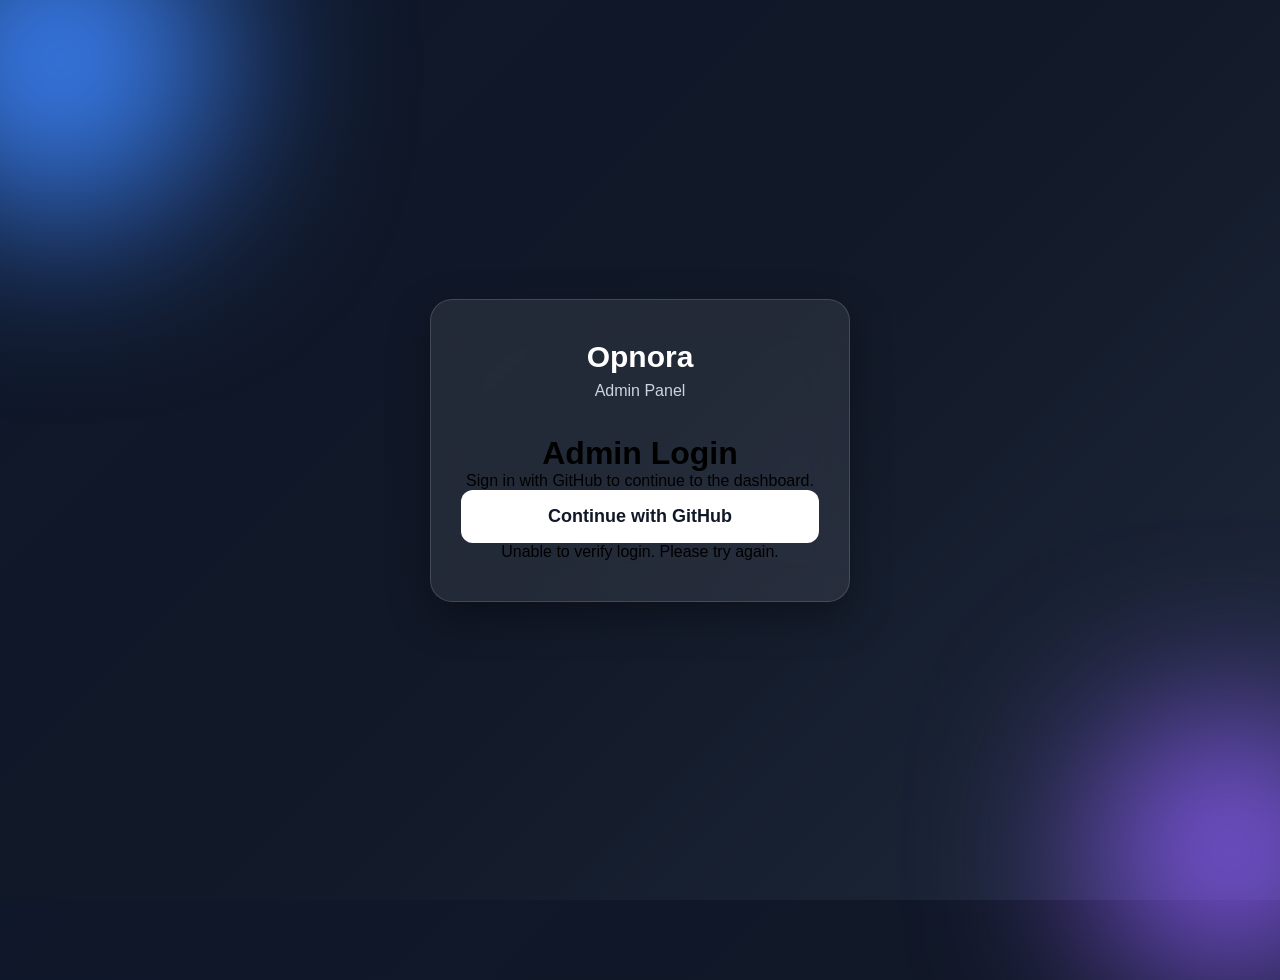
<file: admin/index.html>
<!DOCTYPE html>
<html lang="en">
<head>
  <meta charset="UTF-8" />
  <meta name="viewport" content="width=device-width, initial-scale=1.0" />
  <title>Opnora Admin Login</title>
  <link rel="stylesheet" href="./style.css" />
</head>
<body>
  <div class="login-container">
    <div class="login-card">
      <div class="logo">
        <h2>Opnora</h2>
        <p>Admin Panel</p>
      </div>
      <h1>Admin Login</h1>
      <p>Sign in with GitHub to continue to the dashboard.</p>
      <button id="githubLogin" type="button">Continue with GitHub</button>
      <p id="loginStatus" aria-live="polite"></p>
    </div>
  </div>

  <script src="./index.js"></script>
</body>
</html>
</file>
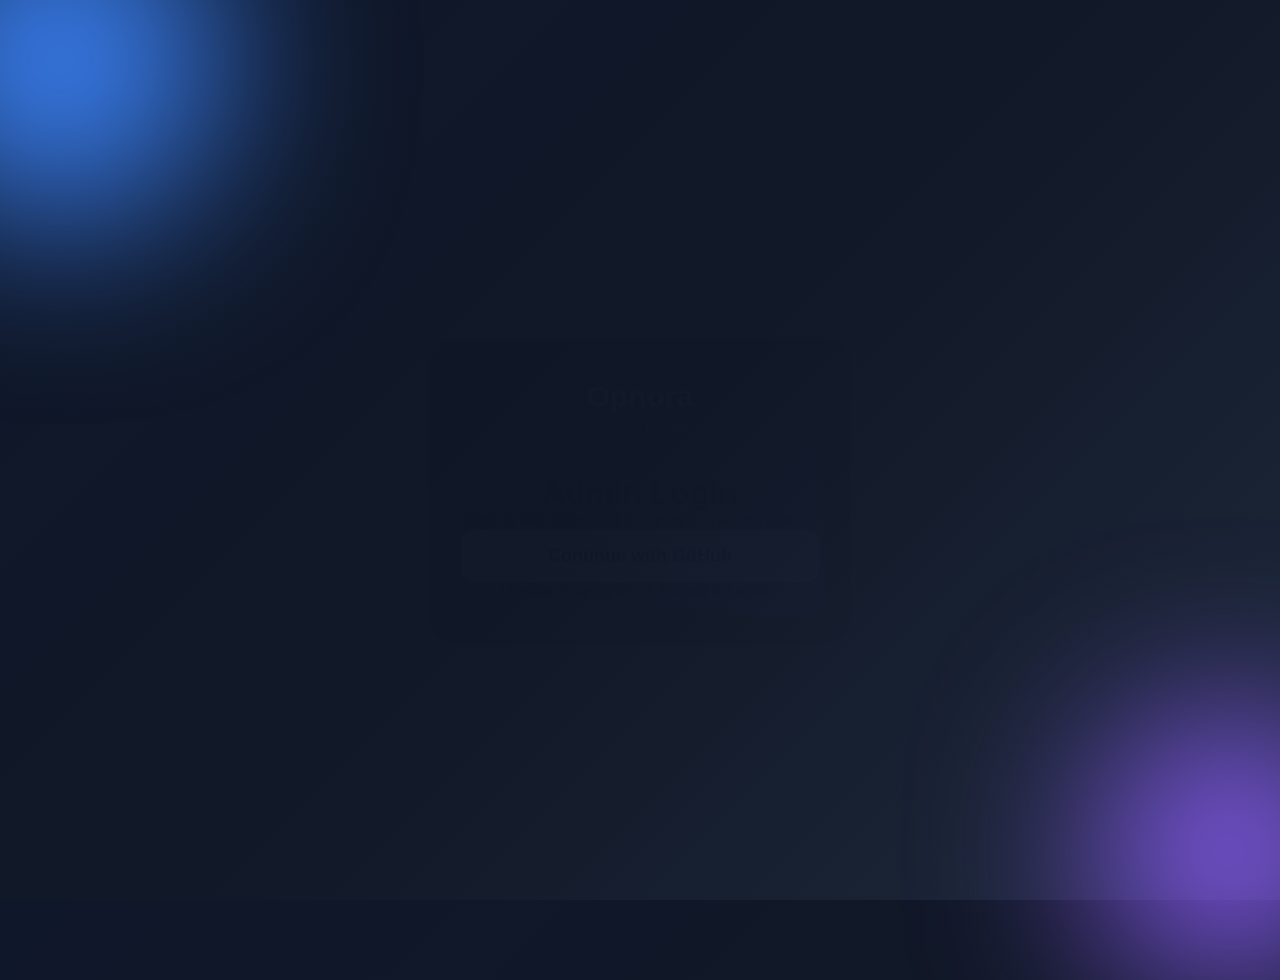
<file: admin/add-project.html>
<!DOCTYPE html>
<html lang="en">

<head>

<meta charset="UTF-8">
<meta name="viewport" content="width=device-width, initial-scale=1.0">

<title>Add Project | Opnora Admin</title>

<link href="https://fonts.googleapis.com/css2?family=Poppins:wght@300;400;500;600;700&display=swap" rel="stylesheet">

<link href="https://cdnjs.cloudflare.com/ajax/libs/font-awesome/6.7.2/css/all.min.css" rel="stylesheet">

<link rel="stylesheet" href="style.css">

</head>

<body>

<div class="dashboard">

<div class="sidebar">

<div class="logo">

<i class="fa-solid fa-layer-group"></i>

<h2>Opnora</h2>

<p>Admin Panel</p>

</div>

<ul>

<li onclick="location.href='dashboard.html'">
<i class="fa-solid fa-chart-line"></i>
Dashboard
</li>

<li onclick="location.href='projects.html'">
<i class="fa-solid fa-folder-open"></i>
Projects
</li>

<li class="active">
<i class="fa-solid fa-plus"></i>
Add Project
</li>

<li onclick="location.href='settings.html'">
<i class="fa-solid fa-gear"></i>
Settings
</li>

<li id="logoutBtn">
<i class="fa-solid fa-right-from-bracket"></i>
Logout
</li>

</ul>
  
</div>

<div class="main-content">

<h1>Add New Project</h1>

<form id="projectForm">

<div class="form-group">

<label>Project Name</label>

<input type="text" id="projectName" required placeholder="Enter Project Name">

</div>

<div class="form-group">

<label>Project Description</label>

<textarea id="projectDescription" rows="5" required placeholder="Enter Description"></textarea>

</div>

<div class="form-group">

<label>Project Link</label>

<input type="url" id="projectLink" required placeholder="https://">

</div>

<div class="form-group">

<label>Category</label>

<select id="projectCategory">

<option>Website</option>

<option>Android App</option>

<option>AI</option>

<option>Software</option>

</select>

</div>

<div class="form-group">

<label>Project Image</label>

<input type="file" id="projectImage" accept="image/*">

</div>

<button type="submit" class="save-btn">

<i class="fa-solid fa-floppy-disk"></i>

Save Project

</button>

</form>

</div>

</div>

<script src="add-project.js"></script>

</body>

</html>
</file>
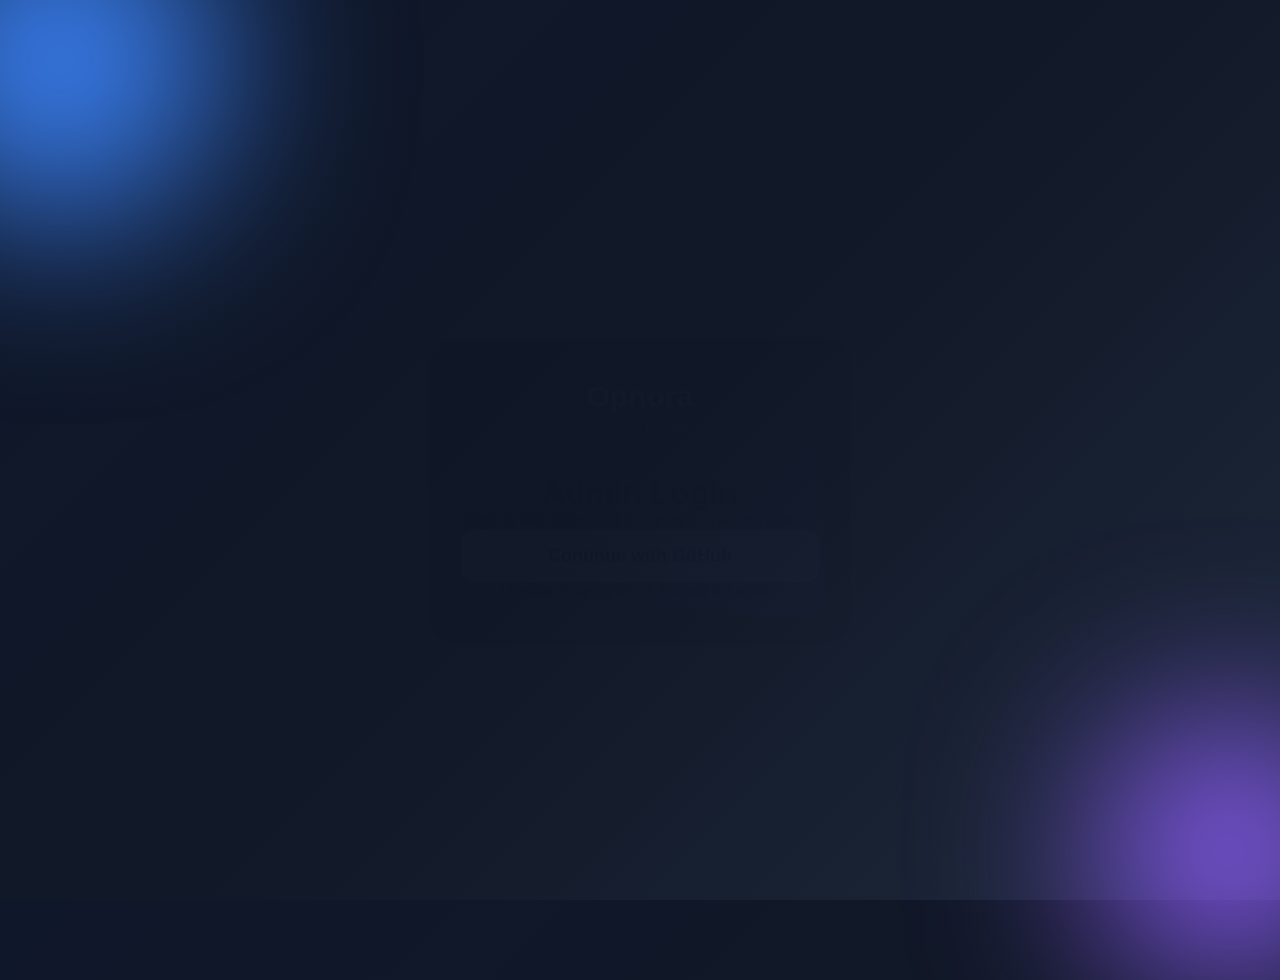
<file: admin/dashboard.html>
<!DOCTYPE html>
<html lang="en">

<head>

<meta charset="UTF-8">
<meta name="viewport" content="width=device-width, initial-scale=1.0">

<title>Opnora Admin Dashboard</title>

<link href="https://fonts.googleapis.com/css2?family=Poppins:wght@300;400;500;600;700;800&display=swap" rel="stylesheet">

<link href="https://cdnjs.cloudflare.com/ajax/libs/font-awesome/6.7.2/css/all.min.css" rel="stylesheet">

<link rel="stylesheet" href="style.css">

</head>

<body>

<div class="dashboard">

<div class="sidebar">

<div class="logo">

<i class="fa-solid fa-layer-group"></i>

<h2>Opnora</h2>

<p>Admin Panel</p>

</div>

<ul>

<li class="active">
<i class="fa-solid fa-chart-line"></i>
Dashboard
</li>

<li onclick="location.href='dashboard.html'" class="active">
<i class="fa-solid fa-chart-line"></i>
Dashboard
</li>

<li onclick="location.href='projects.html'">
<i class="fa-solid fa-folder-open"></i>
Projects
</li>

<li onclick="location.href='add-project.html'">
<i class="fa-solid fa-plus"></i>
Add Project
</li>

<li onclick="location.href='settings.html'">
<i class="fa-solid fa-gear"></i>
Settings
</li>

<li id="logoutBtn">
<i class="fa-solid fa-right-from-bracket"></i>
Logout
</li>

</ul>

</div>

<div class="main-content">

<div class="topbar">

<h1>Welcome, Admin ??</h1>

<p>Manage your Opnora website from one place.</p>

</div>

<div class="cards">

<div class="card">

<i class="fa-solid fa-folder-open"></i>

<h2 id="projectCount">0</h2>

<p>Total Projects</p>

</div>

<div class="card">

<i class="fa-solid fa-eye"></i>

<h2>0</h2>

<p>Total Views</p>

</div>

<div class="card">

<i class="fa-solid fa-link"></i>

<h2>0</h2>

<p>Live Projects</p>

</div>

</div>

</div>

</div>

<script src="script.js"></script>

</body>

</html>
</file>
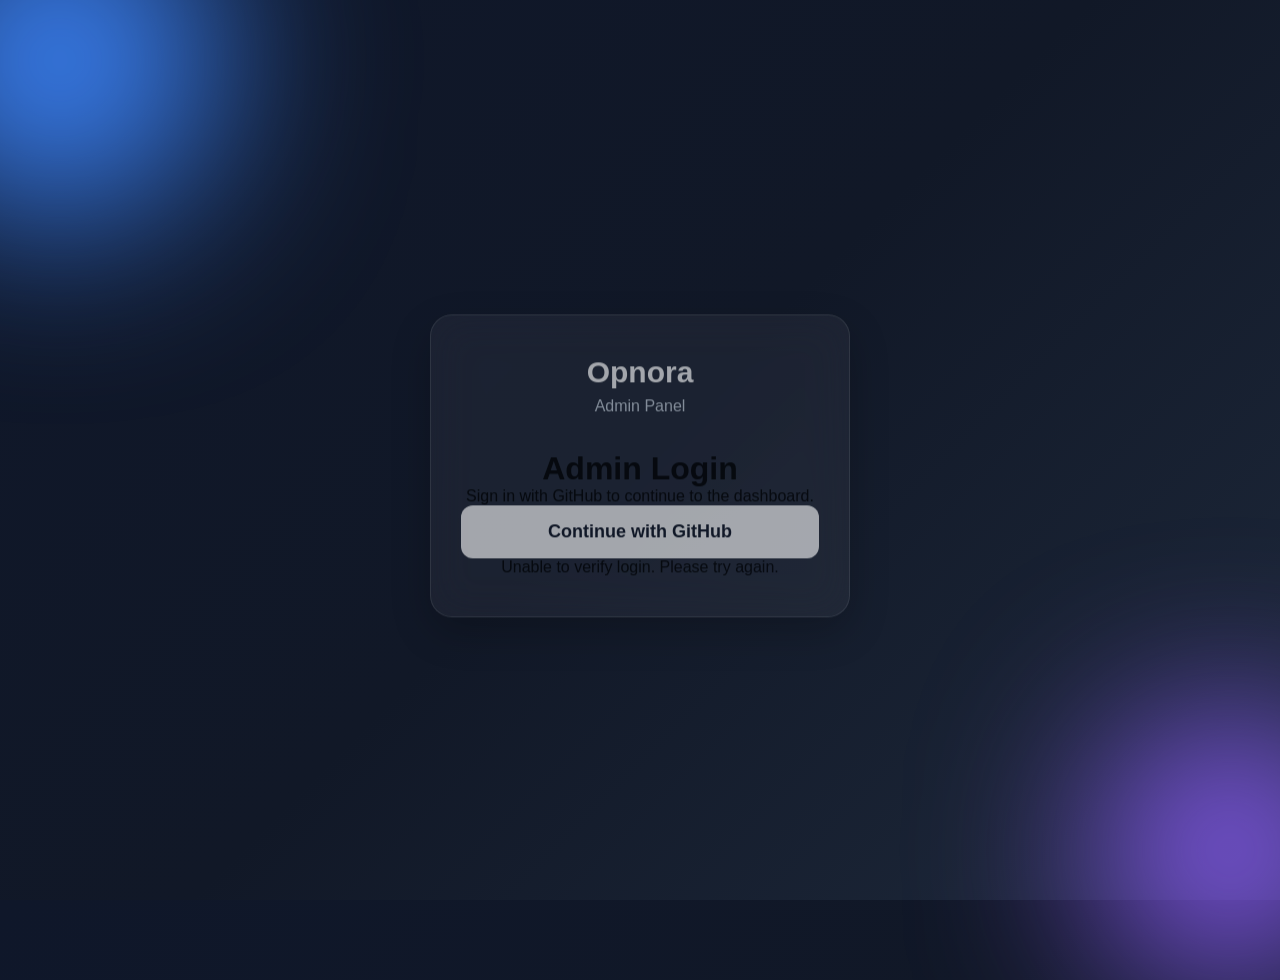
<file: admin/edit-project.html>
<!DOCTYPE html>
<html lang="en">
<head>
<meta charset="UTF-8">
<meta name="viewport" content="width=device-width, initial-scale=1.0">

<title>Edit Project | Opnora Admin</title>

<link href="https://fonts.googleapis.com/css2?family=Poppins:wght@300;400;500;600;700&display=swap" rel="stylesheet">
<link href="https://cdnjs.cloudflare.com/ajax/libs/font-awesome/6.7.2/css/all.min.css" rel="stylesheet">

<link rel="stylesheet" href="style.css">
</head>

<body>

<div class="dashboard">

<div class="sidebar">

<div class="logo">
<i class="fa-solid fa-layer-group"></i>
<h2>Opnora</h2>
<p>Admin Panel</p>
</div>

<ul>

<li onclick="location.href='dashboard.html'">
<i class="fa-solid fa-chart-line"></i>
Dashboard
</li>

<li onclick="location.href='projects.html'">
<i class="fa-solid fa-folder-open"></i>
Projects
</li>

<li onclick="location.href='add-project.html'">
<i class="fa-solid fa-plus"></i>
Add Project
</li>

<li onclick="location.href='settings.html'">
<i class="fa-solid fa-gear"></i>
Settings
</li>

<li id="logoutBtn">
<i class="fa-solid fa-right-from-bracket"></i>
Logout
</li>

</ul>

</div>

<div class="main-content">

<h1>Edit Project</h1>

<form id="editProjectForm">

<div class="form-group">
<label>Project Name</label>
<input type="text" id="projectName" required>
</div>

<div class="form-group">
<label>Description</label>
<textarea id="projectDescription" rows="5" required></textarea>
</div>

<div class="form-group">
<label>Project Link</label>
<input type="url" id="projectLink" required>
</div>

<div class="form-group">
<label>Category</label>

<select id="projectCategory">

<option>Website</option>
<option>Android App</option>
<option>AI</option>
<option>Software</option>

</select>

</div>

<div class="form-group">

<label>Replace Image (Optional)</label>

<input type="file" id="projectImage" accept="image/*">

</div>

<button class="save-btn" type="submit">

<i class="fa-solid fa-floppy-disk"></i>

Update Project

</button>

</form>

</div>

</div>

<script src="edit-project.js"></script>

</body>
</html>
</file>
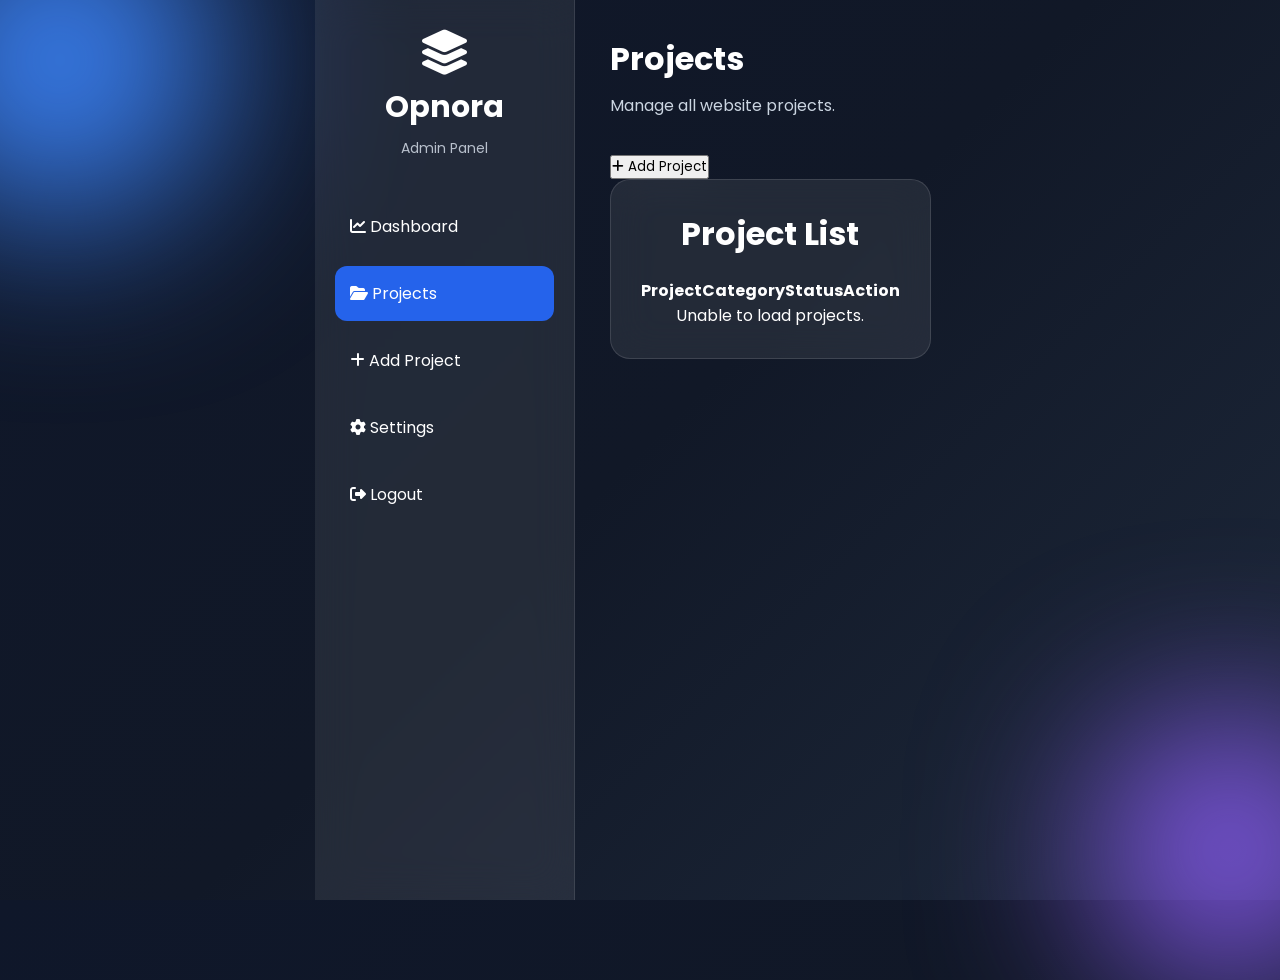
<file: admin/projects.html>
<!DOCTYPE html>
<html lang="en">
<head>
  <meta charset="UTF-8">
  <meta name="viewport" content="width=device-width, initial-scale=1.0">
  <title>Projects - Opnora Admin</title>

  <link href="https://fonts.googleapis.com/css2?family=Poppins:wght@300;400;500;600;700&display=swap" rel="stylesheet">
  <link href="https://cdnjs.cloudflare.com/ajax/libs/font-awesome/6.7.2/css/all.min.css" rel="stylesheet">

  <link rel="stylesheet" href="style.css">
</head>
<body>

<div class="dashboard">

  <div class="sidebar">

    <div class="logo">
      <i class="fa-solid fa-layer-group"></i>
      <h2>Opnora</h2>
      <p>Admin Panel</p>
    </div>

    <ul>
      <li onclick="location.href='dashboard.html'">
        <i class="fa-solid fa-chart-line"></i>
        Dashboard
      </li>

      <li class="active">
        <i class="fa-solid fa-folder-open"></i>
        Projects
      </li>

      <li onclick="location.href='add-project.html'">
        <i class="fa-solid fa-plus"></i>
        Add Project
      </li>

      <li onclick="location.href='settings.html'">
  <i class="fa-solid fa-gear"></i>
  Settings
</li>

      <li id="logoutBtn">
        <i class="fa-solid fa-right-from-bracket"></i>
        Logout
      </li>
    </ul>

  </div>

  <div class="main-content">

    <div class="topbar">

<div>

<h1>Projects</h1>

<p>Manage all website projects.</p>

</div>

<button class="save-btn" onclick="location.href='add-project.html'">

<i class="fa-solid fa-plus"></i>

Add Project

</button>

</div>

    <div class="cards">

      <div class="card">

        <h2 style="margin-bottom:20px;">Project List</h2>

        <table width="100%" style="color:white;border-collapse:collapse;">

          <thead>

            <tr>
              <th align="left">Project</th>
              <th align="left">Category</th>
              <th align="center">Status</th>
              <th align="center">Action</th>
            </tr>

          </thead>

          <tbody id="projectsTable">

            <tr>

              <td colspan="4" align="center" style="padding:30px;color:#cbd5e1;">
                Loading Projects...
              </td>

            </tr>

          </tbody>

        </table>

      </div>

    </div>

  </div>

</div>

<script src="projects.js"></script>

</body>
</html>
</file>
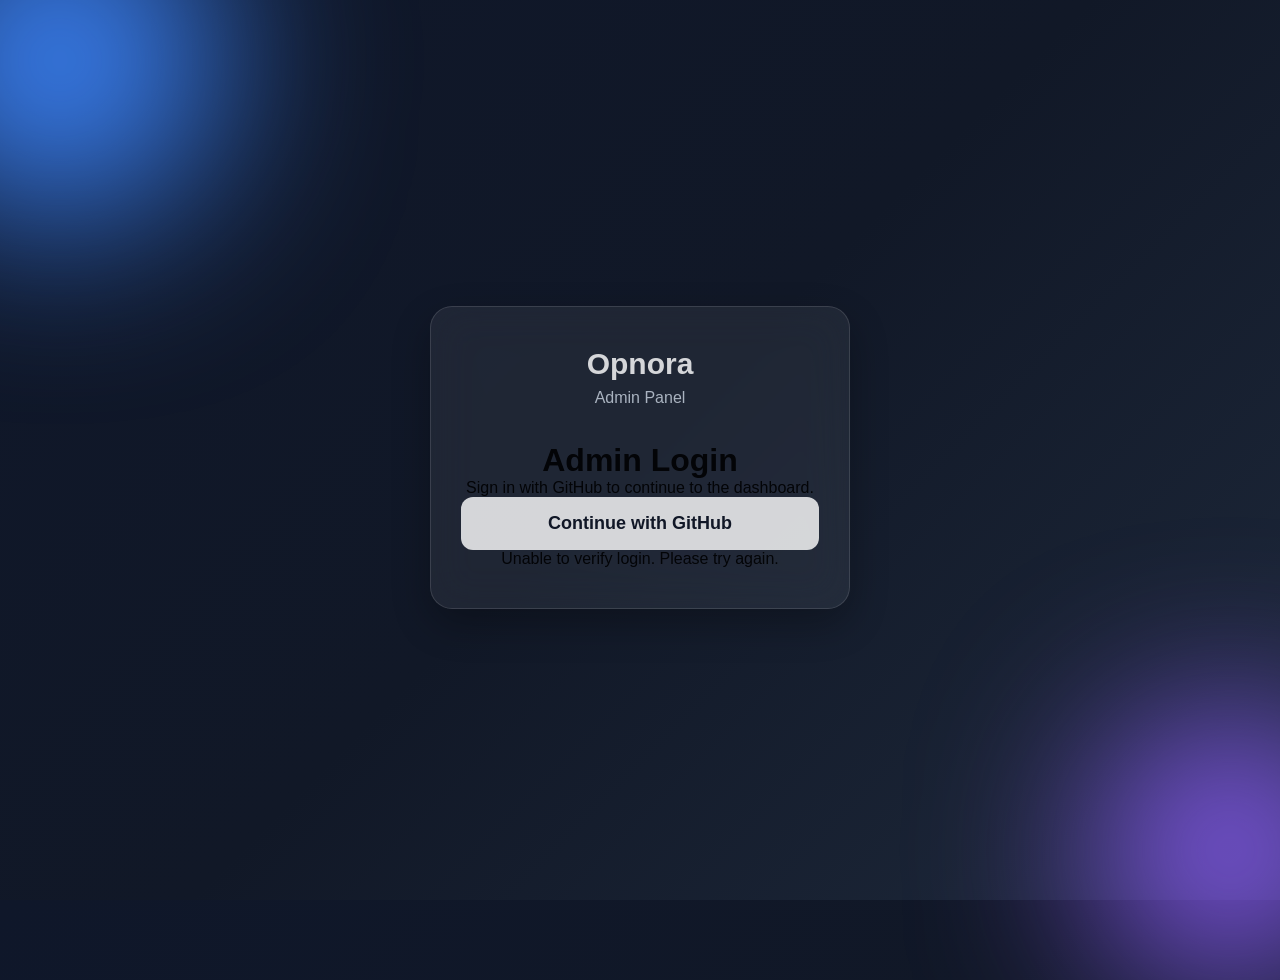
<file: admin/setting.html>
<!DOCTYPE html>
<html lang="en">

<head>

<meta charset="UTF-8">
<meta name="viewport" content="width=device-width, initial-scale=1.0">

<title>Settings | Opnora Admin</title>

<link href="https://fonts.googleapis.com/css2?family=Poppins:wght@300;400;500;600;700&display=swap" rel="stylesheet">
<link href="https://cdnjs.cloudflare.com/ajax/libs/font-awesome/6.7.2/css/all.min.css" rel="stylesheet">

<link rel="stylesheet" href="style.css">

</head>

<body>

<div class="dashboard">

<div class="sidebar">

<div class="logo">

<i class="fa-solid fa-layer-group"></i>

<h2>Opnora</h2>

<p>Admin Panel</p>

</div>

<ul>

<li onclick="location.href='dashboard.html'">
<i class="fa-solid fa-chart-line"></i>
Dashboard
</li>

<li onclick="location.href='projects.html'">
<i class="fa-solid fa-folder-open"></i>
Projects
</li>

<li onclick="location.href='add-project.html'">
<i class="fa-solid fa-plus"></i>
Add Project
</li>

<li class="active">
<i class="fa-solid fa-gear"></i>
Settings
</li>

<li id="logoutBtn">
<i class="fa-solid fa-right-from-bracket"></i>
Logout
</li>

</ul>

</div>

<div class="main-content">

<div class="topbar">

<h1>Settings</h1>

<p>Manage your Opnora Admin Panel settings.</p>

</div>

<div class="cards">

<div class="card">

<i class="fa-solid fa-user"></i>

<h2>Admin Profile</h2>

<p>GitHub account connected successfully.</p>

</div>

<div class="card">

<i class="fa-solid fa-globe"></i>

<h2>Website</h2>

<p>opnora.com is connected.</p>

</div>

<div class="card">

<i class="fa-solid fa-shield-halved"></i>

<h2>Security</h2>

<p>GitHub OAuth Authentication Enabled.</p>

</div>

</div>

</div>

</div>

<script src="script.js"></script>

</body>

</html>
</file>
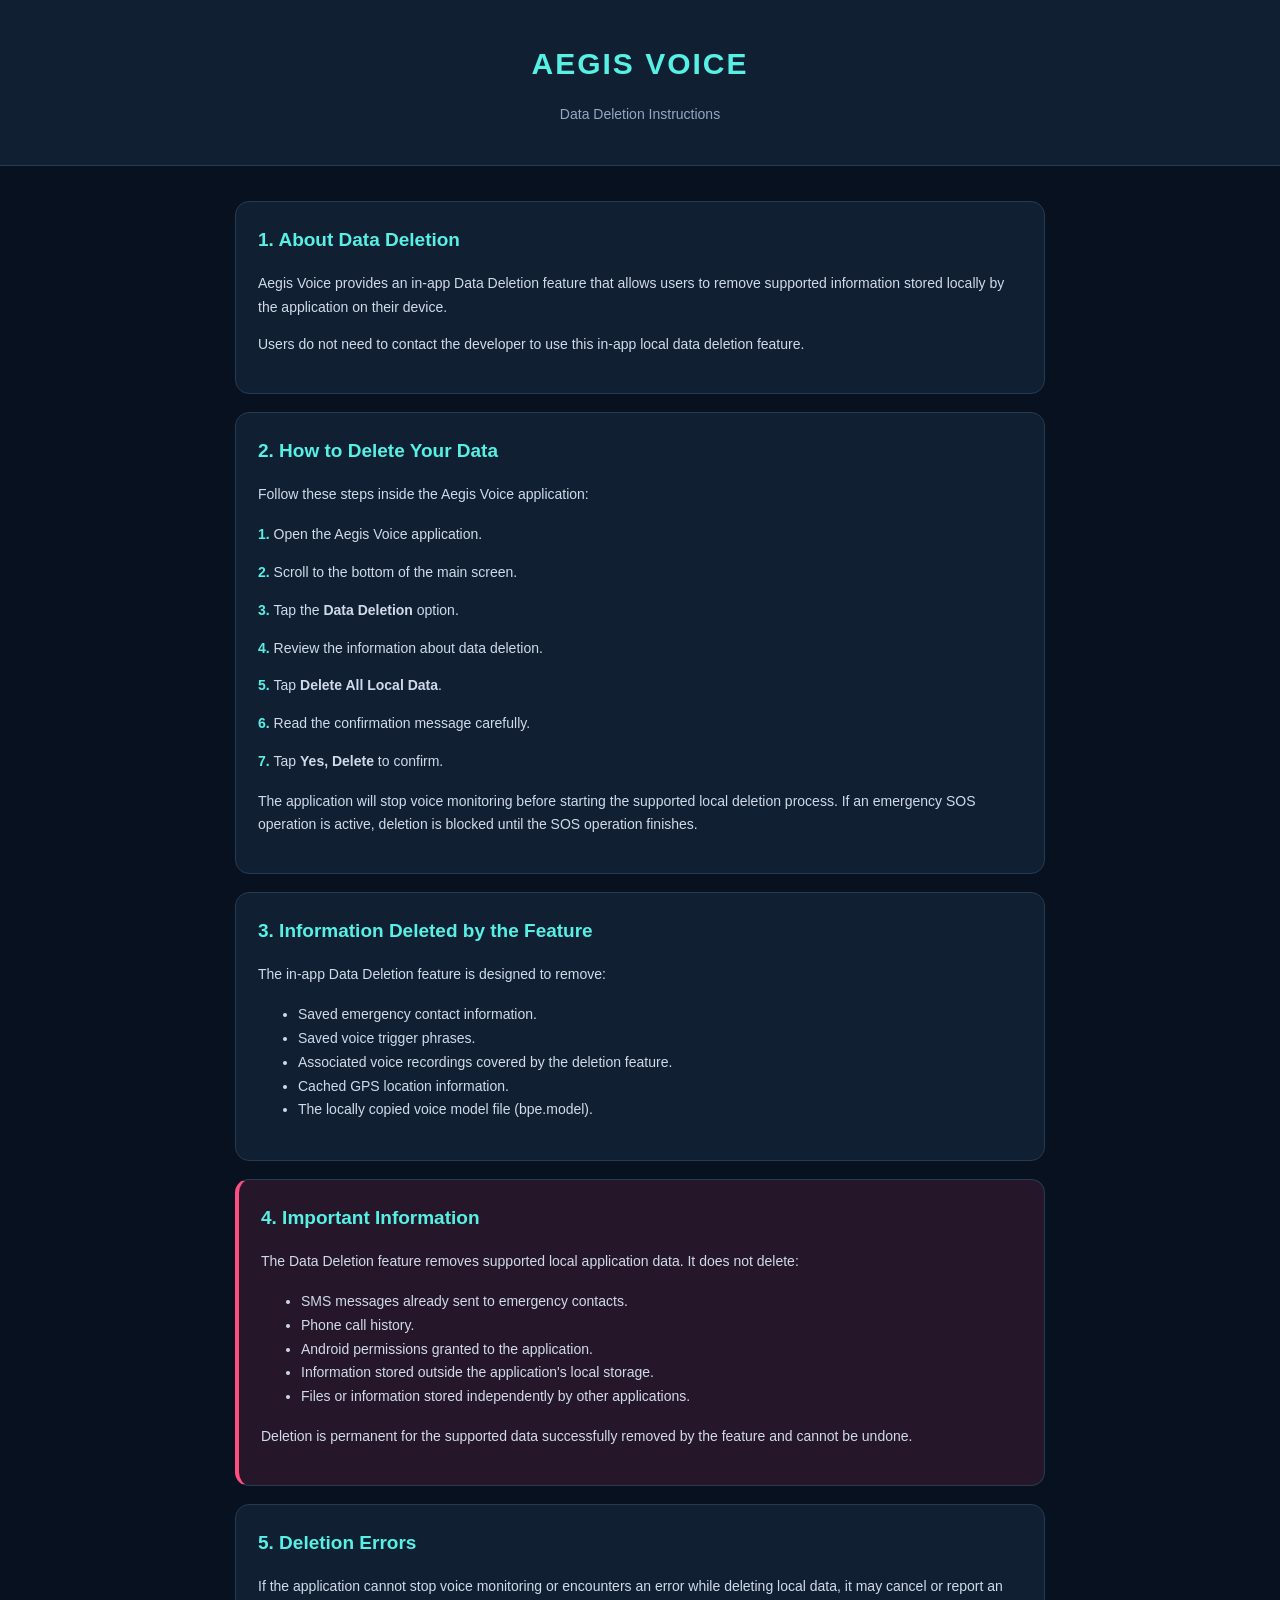
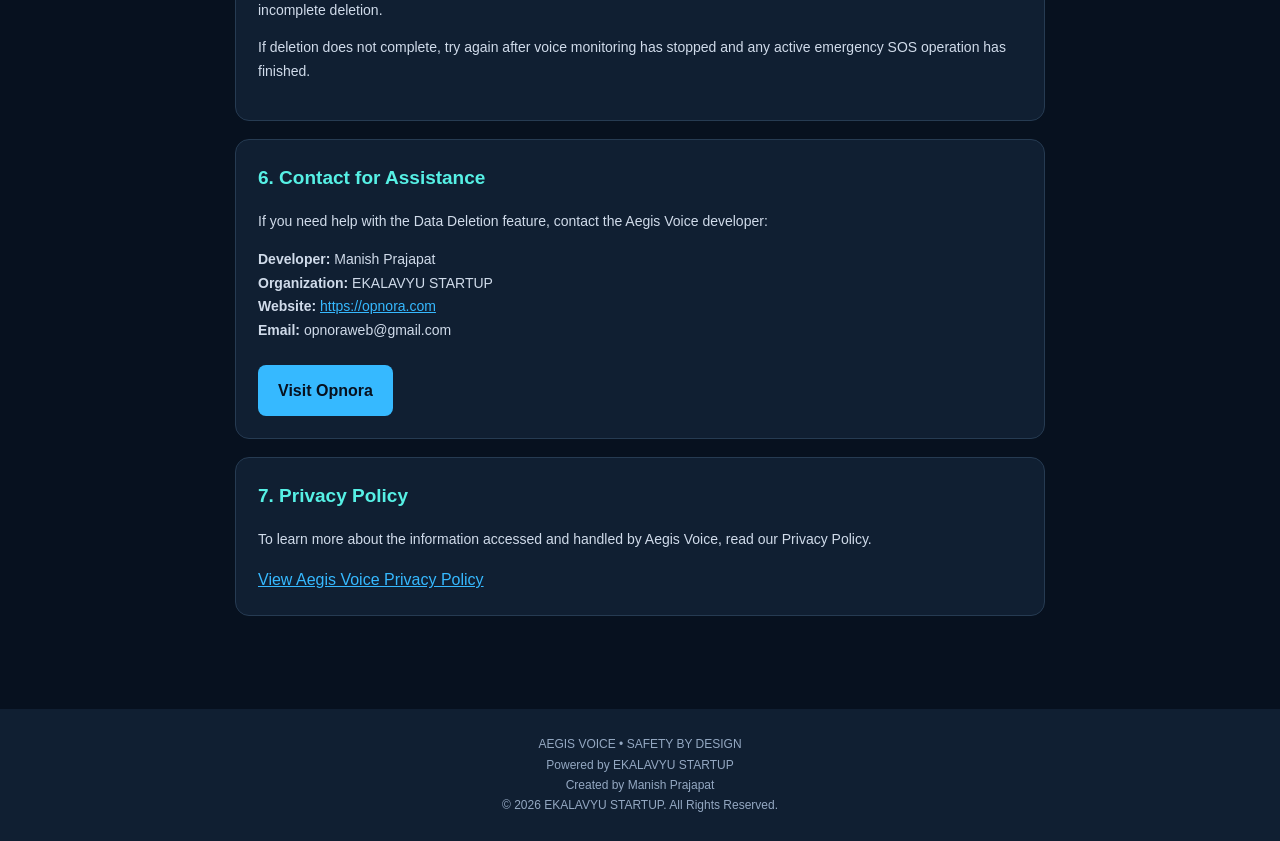
<file: aegis-voice/data-deletion.html>
<!DOCTYPE html>
<html lang="en">
<head>
    <meta charset="UTF-8">
    <meta name="viewport" content="width=device-width, initial-scale=1.0">
    <meta name="description" content="Learn how to delete locally stored data from the Aegis Voice safety application.">
    <title>Data Deletion - Aegis Voice</title>

    <style>
        * {
            box-sizing: border-box;
        }

        body {
            margin: 0;
            font-family: Arial, sans-serif;
            background: #07111f;
            color: #f3f7ff;
            line-height: 1.7;
        }

        header {
            background: #101f32;
            padding: 38px 20px;
            text-align: center;
            border-bottom: 1px solid #263b52;
        }

        header h1 {
            color: #56f0e5;
            font-size: 30px;
            letter-spacing: 2px;
            margin: 0;
        }

        header p {
            color: #94a8c2;
            margin-bottom: 0;
        }

        main {
            max-width: 850px;
            margin: 35px auto;
            padding: 0 20px 40px;
        }

        section {
            background: #101f32;
            border: 1px solid #263b52;
            border-radius: 14px;
            padding: 22px;
            margin-bottom: 18px;
        }

        h2 {
            color: #56f0e5;
            font-size: 19px;
            margin-top: 0;
        }

        p, li {
            color: #d0dbea;
            font-size: 14px;
        }

        .warning {
            border-left: 4px solid #ff4f81;
            background: #251729;
        }

        .steps {
            counter-reset: step;
            list-style: none;
            padding-left: 0;
        }

        .steps li {
            counter-increment: step;
            margin-bottom: 14px;
        }

        .steps li::before {
            content: counter(step) ". ";
            color: #56f0e5;
            font-weight: bold;
        }

        a {
            color: #36b9ff;
        }

        .button {
            display: inline-block;
            padding: 12px 20px;
            background: #36b9ff;
            color: #07111f;
            text-decoration: none;
            border-radius: 8px;
            font-weight: bold;
            margin-top: 8px;
        }

        footer {
            background: #101f32;
            color: #94a8c2;
            text-align: center;
            padding: 25px 15px;
            font-size: 12px;
        }

        @media (max-width: 600px) {
            header h1 {
                font-size: 24px;
            }

            section {
                padding: 18px;
            }
        }
    </style>
</head>

<body>

<header>
    <h1>AEGIS VOICE</h1>
    <p>Data Deletion Instructions</p>
</header>

<main>

    <section>
        <h2>1. About Data Deletion</h2>

        <p>
            Aegis Voice provides an in-app Data Deletion feature
            that allows users to remove supported information
            stored locally by the application on their device.
        </p>

        <p>
            Users do not need to contact the developer to use
            this in-app local data deletion feature.
        </p>
    </section>

    <section>
        <h2>2. How to Delete Your Data</h2>

        <p>Follow these steps inside the Aegis Voice application:</p>

        <ol class="steps">
            <li>Open the Aegis Voice application.</li>
            <li>Scroll to the bottom of the main screen.</li>
            <li>Tap the <strong>Data Deletion</strong> option.</li>
            <li>Review the information about data deletion.</li>
            <li>Tap <strong>Delete All Local Data</strong>.</li>
            <li>Read the confirmation message carefully.</li>
            <li>Tap <strong>Yes, Delete</strong> to confirm.</li>
        </ol>

        <p>
            The application will stop voice monitoring before
            starting the supported local deletion process.
            If an emergency SOS operation is active, deletion
            is blocked until the SOS operation finishes.
        </p>
    </section>

    <section>
        <h2>3. Information Deleted by the Feature</h2>

        <p>The in-app Data Deletion feature is designed to remove:</p>

        <ul>
            <li>Saved emergency contact information.</li>
            <li>Saved voice trigger phrases.</li>
            <li>Associated voice recordings covered by the deletion feature.</li>
            <li>Cached GPS location information.</li>
            <li>The locally copied voice model file (bpe.model).</li>
        </ul>
    </section>

    <section class="warning">
        <h2>4. Important Information</h2>

        <p>
            The Data Deletion feature removes supported local
            application data. It does not delete:
        </p>

        <ul>
            <li>SMS messages already sent to emergency contacts.</li>
            <li>Phone call history.</li>
            <li>Android permissions granted to the application.</li>
            <li>Information stored outside the application's local storage.</li>
            <li>Files or information stored independently by other applications.</li>
        </ul>

        <p>
            Deletion is permanent for the supported data successfully
            removed by the feature and cannot be undone.
        </p>
    </section>

    <section>
        <h2>5. Deletion Errors</h2>

        <p>
            If the application cannot stop voice monitoring or
            encounters an error while deleting local data, it may
            cancel or report an incomplete deletion.
        </p>

        <p>
            If deletion does not complete, try again after voice
            monitoring has stopped and any active emergency SOS
            operation has finished.
        </p>
    </section>

    <section>
        <h2>6. Contact for Assistance</h2>

        <p>
            If you need help with the Data Deletion feature,
            contact the Aegis Voice developer:
        </p>

        <p>
            <strong>Developer:</strong> Manish Prajapat<br>
            <strong>Organization:</strong> EKALAVYU STARTUP<br>
            <strong>Website:</strong>
            <a href="https://opnora.com">https://opnora.com</a><br>
            <strong>Email:</strong> opnoraweb@gmail.com
        </p>

        <a class="button" href="https://opnora.com">
            Visit Opnora
        </a>
    </section>

    <section>
        <h2>7. Privacy Policy</h2>

        <p>
            To learn more about the information accessed and
            handled by Aegis Voice, read our Privacy Policy.
        </p>

        <a href="https://opnora.com/aegis-voice/privacy-policy.html">
            View Aegis Voice Privacy Policy
        </a>
    </section>

</main>

<footer>
    AEGIS VOICE • SAFETY BY DESIGN<br>
    Powered by EKALAVYU STARTUP<br>
    Created by Manish Prajapat<br>
    © 2026 EKALAVYU STARTUP. All Rights Reserved.
</footer>

</body>
</html>
</file>
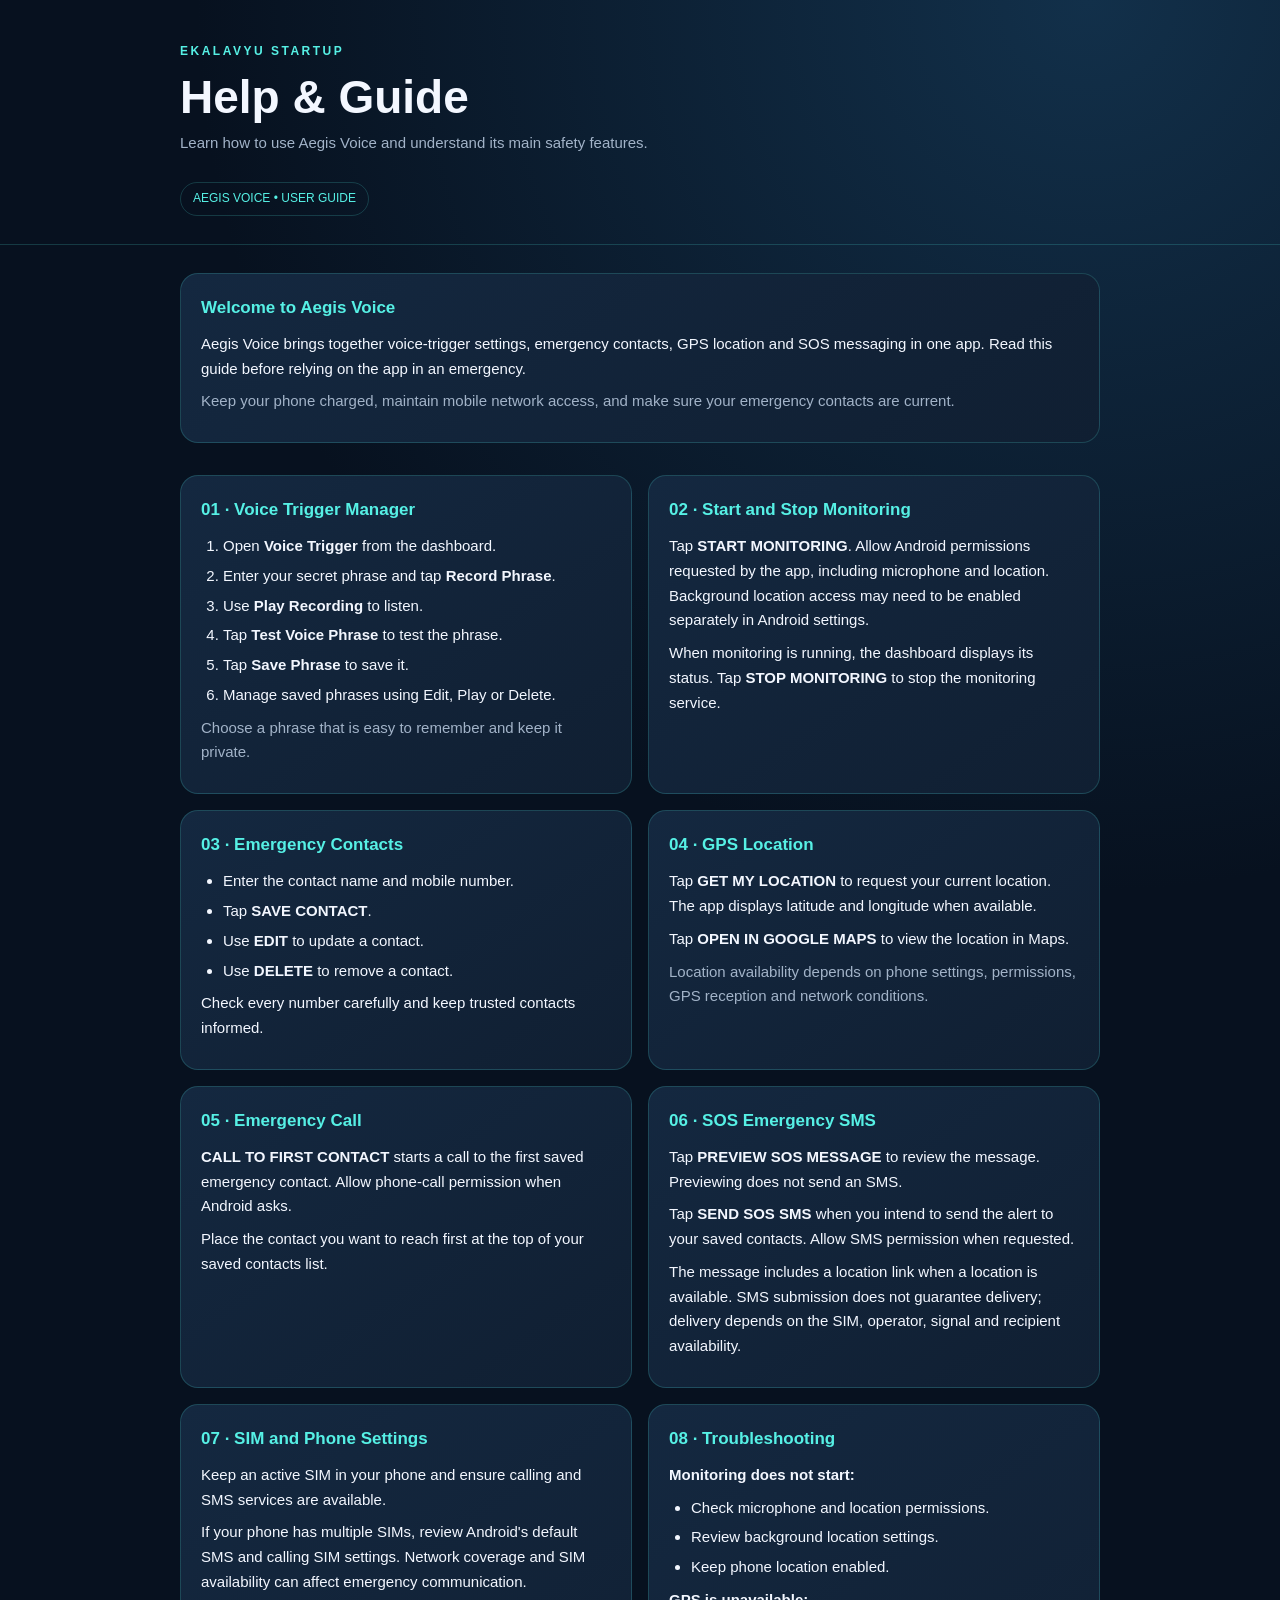
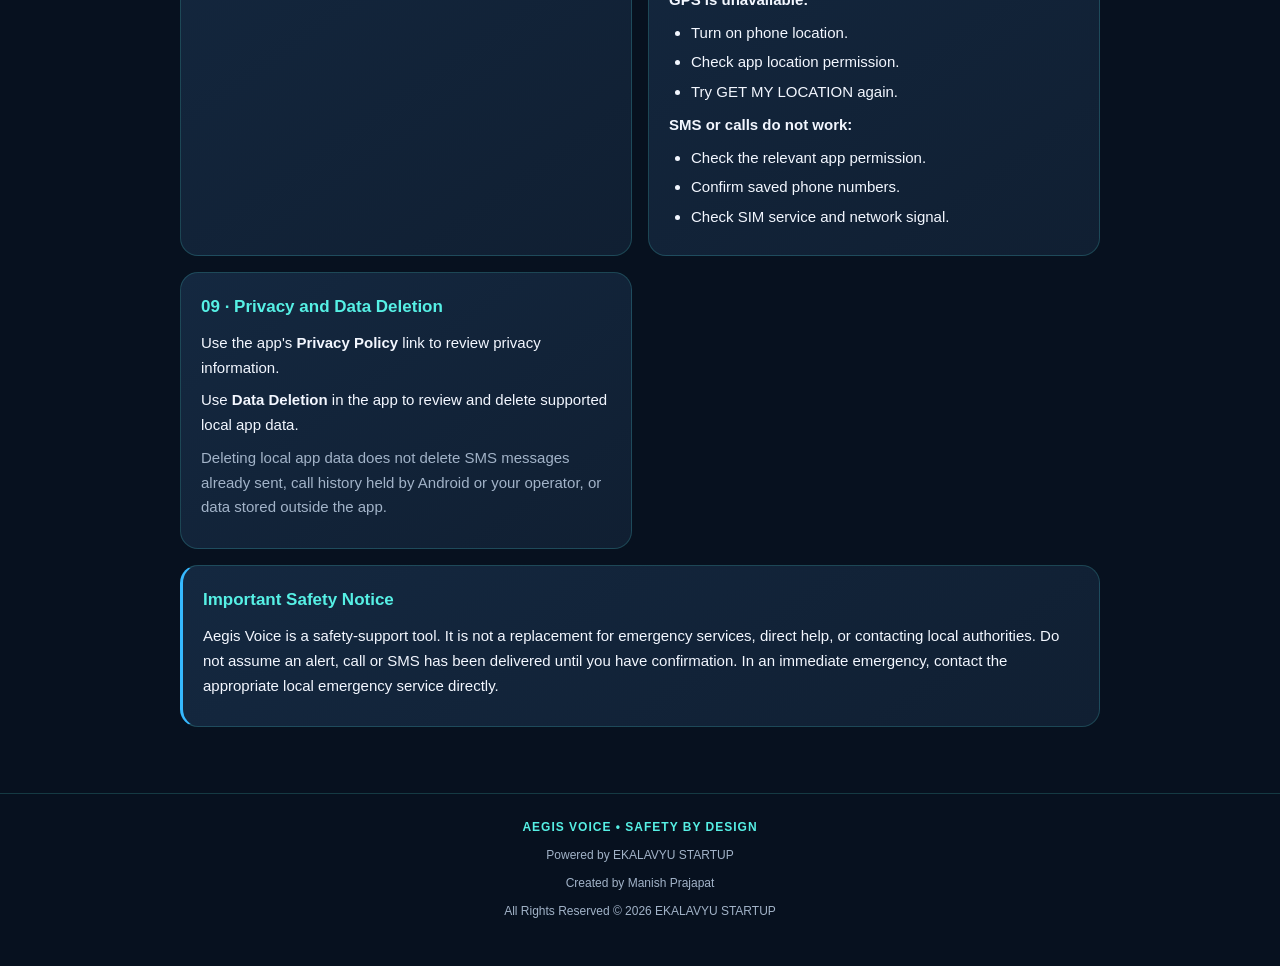
<file: aegis-voice/help-guide.html>
<!DOCTYPE html>
<html lang="en">
<head>
<meta charset="UTF-8">
<meta name="viewport" content="width=device-width, initial-scale=1">
<meta name="theme-color" content="#07111f">
<title>Help &amp; Guide | Aegis Voice</title>
<meta name="description" content="Aegis Voice user guide for voice triggers, monitoring, emergency contacts, GPS and SOS messaging.">
<style>
:root{--bg:#07111f;--panel:#101f32;--cyan:#56f0e5;--blue:#36b9ff;--white:#f3f7ff;--muted:#a2b3c8;--line:rgba(86,240,229,.18)}
*{box-sizing:border-box}body{margin:0;background:radial-gradient(circle at 85% 0%,#12304a 0,transparent 32%),var(--bg);color:var(--white);font:15px/1.65 Arial,sans-serif}
.wrap{width:min(920px,calc(100% - 32px));margin:auto}header{padding:42px 0 28px;border-bottom:1px solid var(--line)}
.brand{color:var(--cyan);font-size:12px;font-weight:800;letter-spacing:2.5px}h1{margin:10px 0 8px;font-size:clamp(30px,6vw,46px);line-height:1.12}.subtitle,.muted{color:var(--muted)}
.pill{display:inline-block;margin-top:18px;padding:6px 12px;border:1px solid var(--line);border-radius:999px;color:var(--cyan);font-size:12px}
main{padding:28px 0 50px}.intro,.guide-card,.notice{background:linear-gradient(145deg,#142840,var(--panel));border:1px solid var(--line);border-radius:18px;padding:20px;margin:0 0 16px}
h2{color:var(--cyan);font-size:17px;margin:0 0 10px}p{margin:8px 0}ul,ol{margin:8px 0 0;padding-left:22px}li{margin:5px 0}
.notice{border-left:3px solid var(--blue)}footer{border-top:1px solid var(--line);padding:24px 0 36px;text-align:center;color:var(--muted);font-size:12px}footer strong{display:block;color:var(--cyan);letter-spacing:1px}
@media(min-width:700px){main{display:grid;grid-template-columns:1fr 1fr;gap:16px;align-items:start}.intro,.notice{grid-column:1/-1}.guide-card{margin:0;height:100%}}
</style>
</head>
<body>
<header><div class="wrap">
<div class="brand">EKALAVYU STARTUP</div><h1>Help &amp; Guide</h1>
<p class="subtitle">Learn how to use Aegis Voice and understand its main safety features.</p>
<span class="pill">AEGIS VOICE • USER GUIDE</span>
</div></header>
<main class="wrap">
<section class="intro"><h2>Welcome to Aegis Voice</h2>
<p>Aegis Voice brings together voice-trigger settings, emergency contacts, GPS location and SOS messaging in one app. Read this guide before relying on the app in an emergency.</p>
<p class="muted">Keep your phone charged, maintain mobile network access, and make sure your emergency contacts are current.</p></section>

<section class="guide-card"><h2>01 · Voice Trigger Manager</h2>
<ol><li>Open <b>Voice Trigger</b> from the dashboard.</li><li>Enter your secret phrase and tap <b>Record Phrase</b>.</li><li>Use <b>Play Recording</b> to listen.</li><li>Tap <b>Test Voice Phrase</b> to test the phrase.</li><li>Tap <b>Save Phrase</b> to save it.</li><li>Manage saved phrases using Edit, Play or Delete.</li></ol>
<p class="muted">Choose a phrase that is easy to remember and keep it private.</p></section>

<section class="guide-card"><h2>02 · Start and Stop Monitoring</h2>
<p>Tap <b>START MONITORING</b>. Allow Android permissions requested by the app, including microphone and location. Background location access may need to be enabled separately in Android settings.</p>
<p>When monitoring is running, the dashboard displays its status. Tap <b>STOP MONITORING</b> to stop the monitoring service.</p></section>

<section class="guide-card"><h2>03 · Emergency Contacts</h2>
<ul><li>Enter the contact name and mobile number.</li><li>Tap <b>SAVE CONTACT</b>.</li><li>Use <b>EDIT</b> to update a contact.</li><li>Use <b>DELETE</b> to remove a contact.</li></ul>
<p>Check every number carefully and keep trusted contacts informed.</p></section>

<section class="guide-card"><h2>04 · GPS Location</h2>
<p>Tap <b>GET MY LOCATION</b> to request your current location. The app displays latitude and longitude when available.</p>
<p>Tap <b>OPEN IN GOOGLE MAPS</b> to view the location in Maps.</p>
<p class="muted">Location availability depends on phone settings, permissions, GPS reception and network conditions.</p></section>

<section class="guide-card"><h2>05 · Emergency Call</h2>
<p><b>CALL TO FIRST CONTACT</b> starts a call to the first saved emergency contact. Allow phone-call permission when Android asks.</p>
<p>Place the contact you want to reach first at the top of your saved contacts list.</p></section>

<section class="guide-card"><h2>06 · SOS Emergency SMS</h2>
<p>Tap <b>PREVIEW SOS MESSAGE</b> to review the message. Previewing does not send an SMS.</p>
<p>Tap <b>SEND SOS SMS</b> when you intend to send the alert to your saved contacts. Allow SMS permission when requested.</p>
<p>The message includes a location link when a location is available. SMS submission does not guarantee delivery; delivery depends on the SIM, operator, signal and recipient availability.</p></section>

<section class="guide-card"><h2>07 · SIM and Phone Settings</h2>
<p>Keep an active SIM in your phone and ensure calling and SMS services are available.</p>
<p>If your phone has multiple SIMs, review Android's default SMS and calling SIM settings. Network coverage and SIM availability can affect emergency communication.</p></section>

<section class="guide-card"><h2>08 · Troubleshooting</h2>
<p><b>Monitoring does not start:</b></p><ul><li>Check microphone and location permissions.</li><li>Review background location settings.</li><li>Keep phone location enabled.</li></ul>
<p><b>GPS is unavailable:</b></p><ul><li>Turn on phone location.</li><li>Check app location permission.</li><li>Try GET MY LOCATION again.</li></ul>
<p><b>SMS or calls do not work:</b></p><ul><li>Check the relevant app permission.</li><li>Confirm saved phone numbers.</li><li>Check SIM service and network signal.</li></ul></section>

<section class="guide-card"><h2>09 · Privacy and Data Deletion</h2>
<p>Use the app's <b>Privacy Policy</b> link to review privacy information.</p>
<p>Use <b>Data Deletion</b> in the app to review and delete supported local app data.</p>
<p class="muted">Deleting local app data does not delete SMS messages already sent, call history held by Android or your operator, or data stored outside the app.</p></section>

<section class="notice"><h2>Important Safety Notice</h2>
<p>Aegis Voice is a safety-support tool. It is not a replacement for emergency services, direct help, or contacting local authorities. Do not assume an alert, call or SMS has been delivered until you have confirmation. In an immediate emergency, contact the appropriate local emergency service directly.</p></section>
</main>
<footer><div class="wrap"><strong>AEGIS VOICE • SAFETY BY DESIGN</strong>
<p>Powered by EKALAVYU STARTUP</p><p>Created by Manish Prajapat</p><p>All Rights Reserved © 2026 EKALAVYU STARTUP</p></div></footer>
</body></html>
</file>
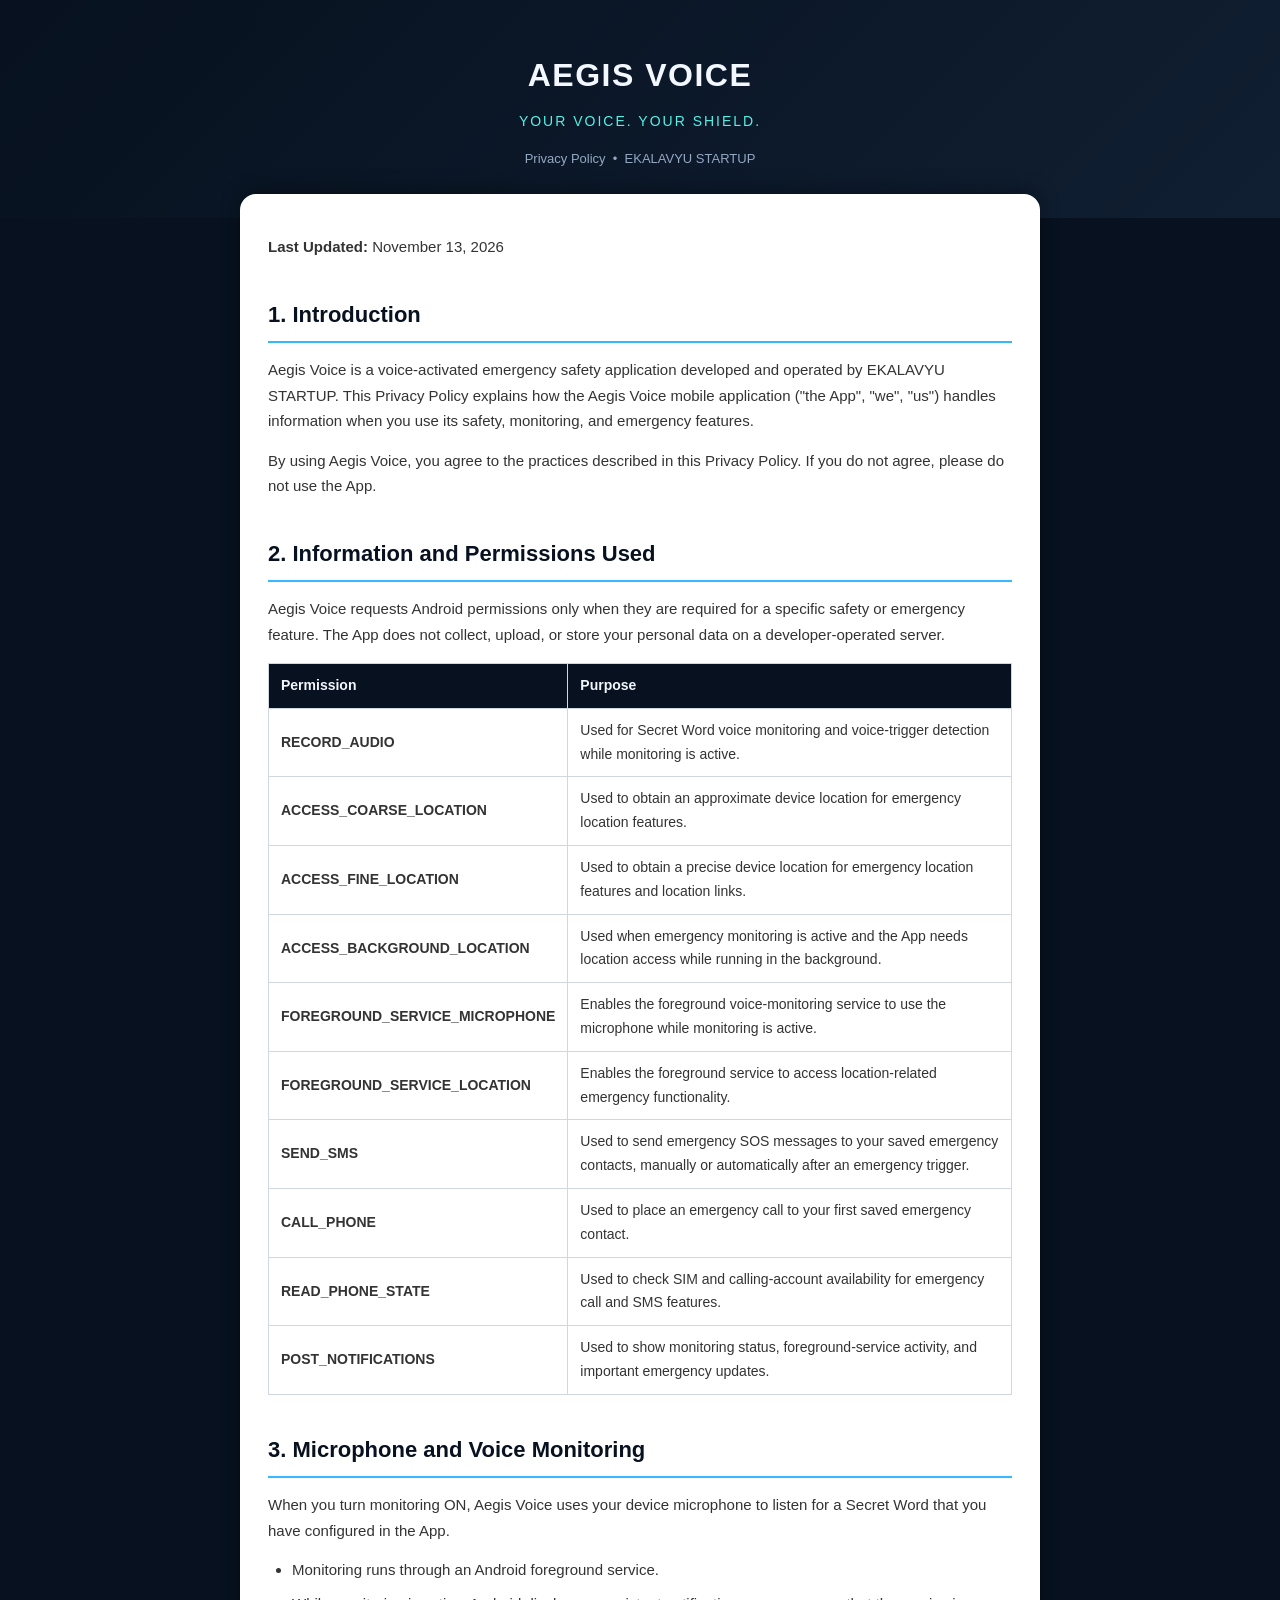
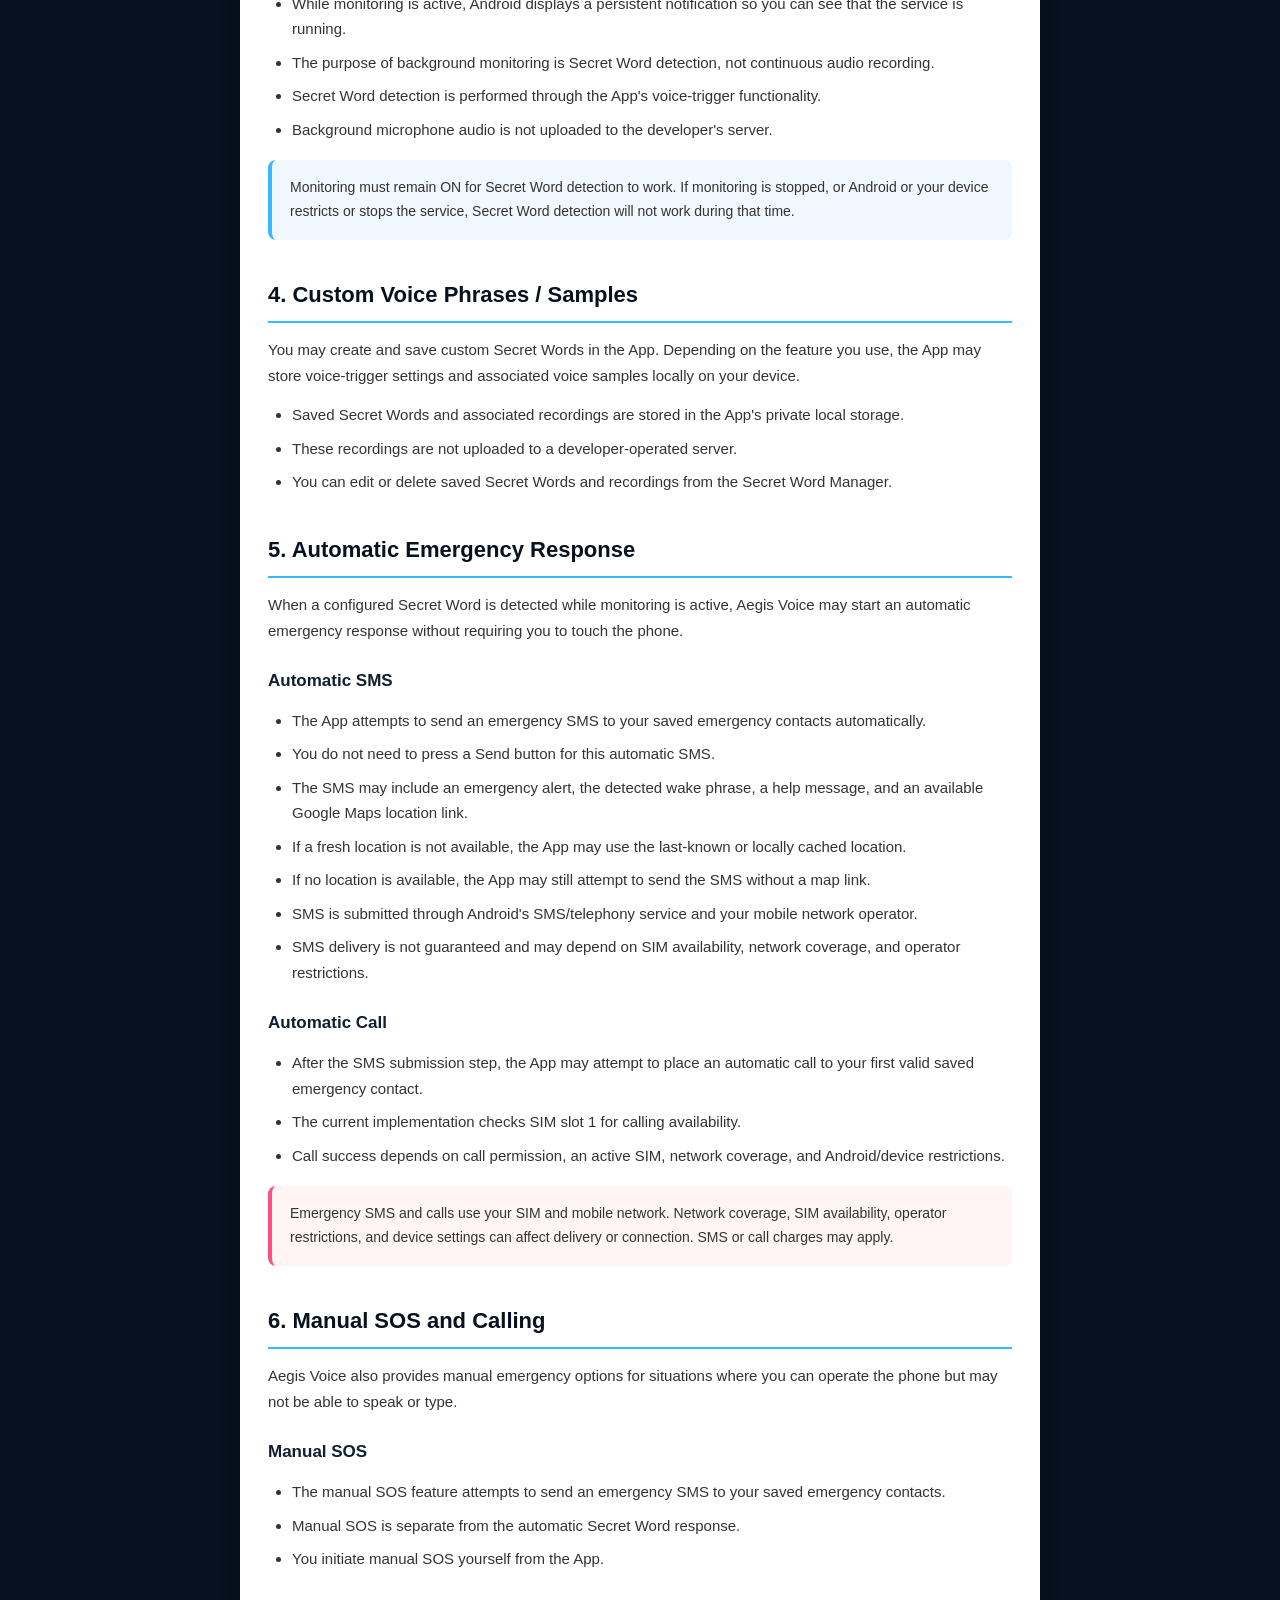
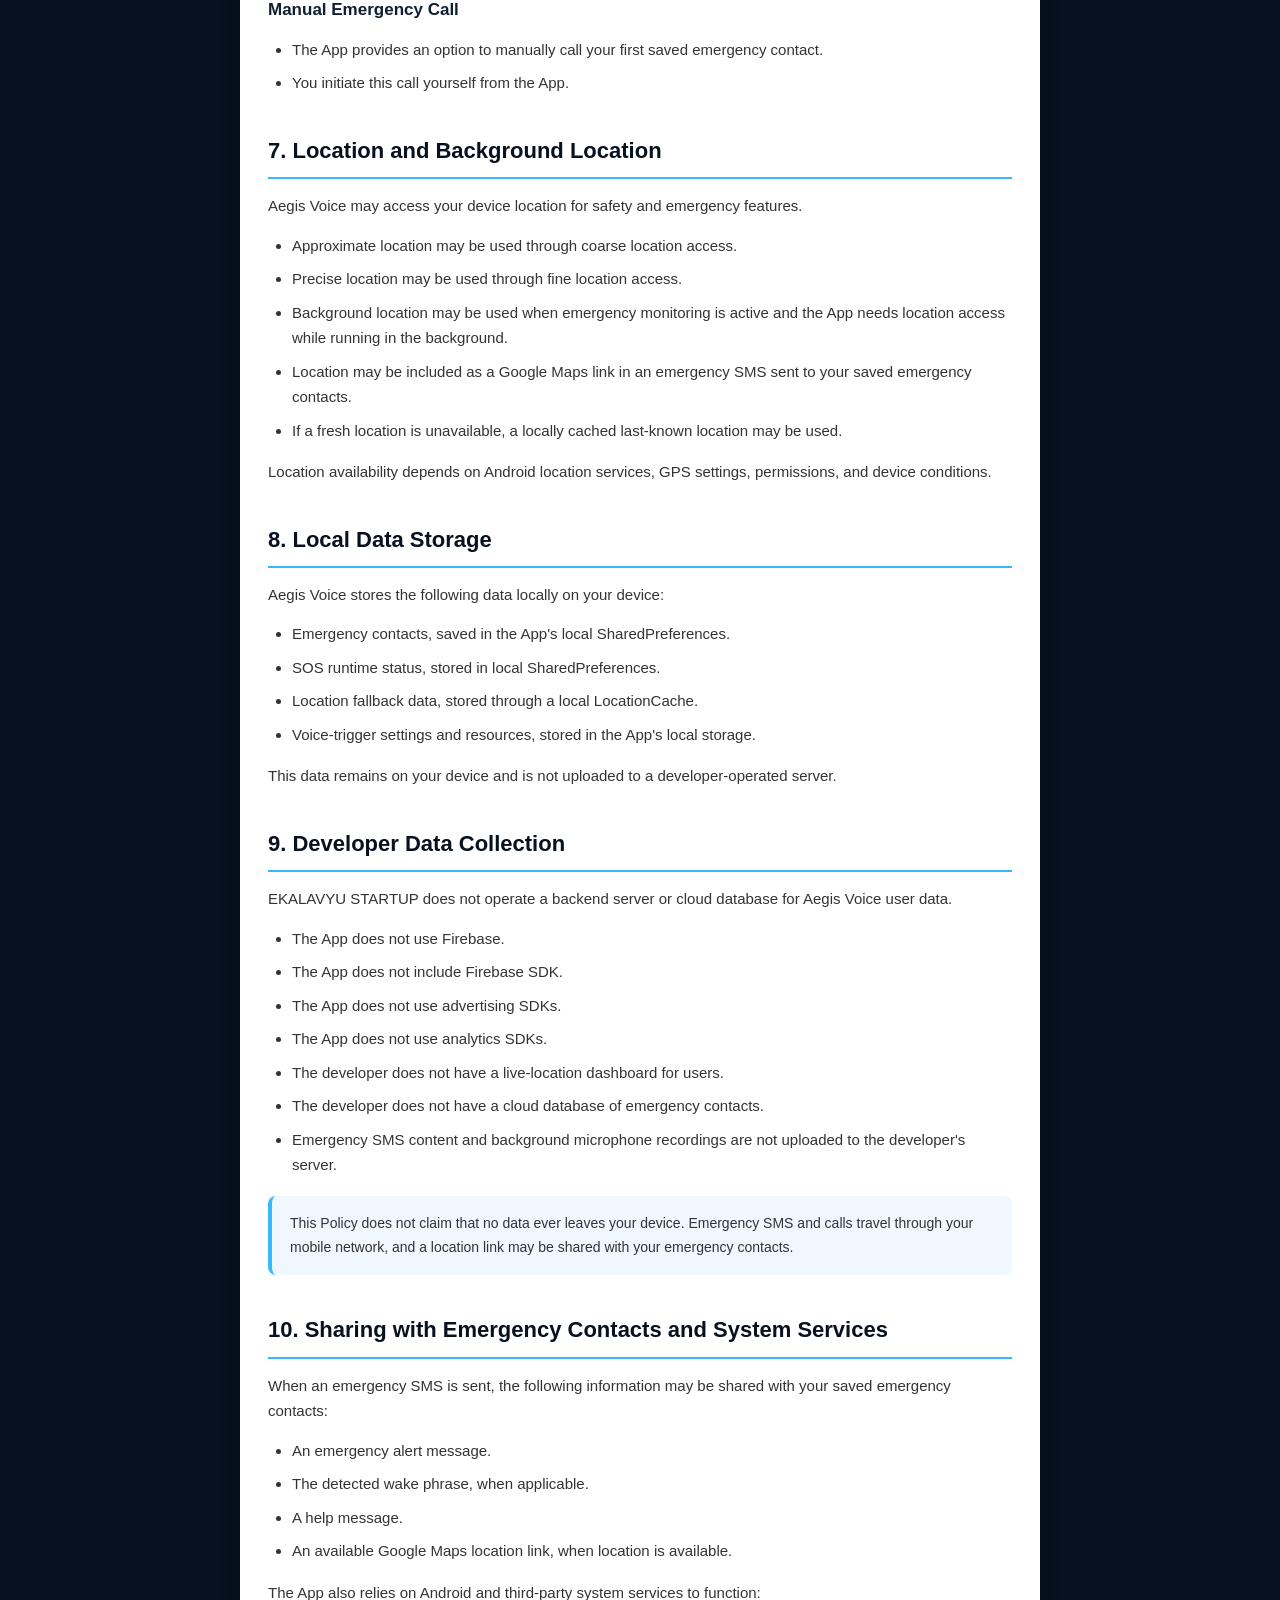
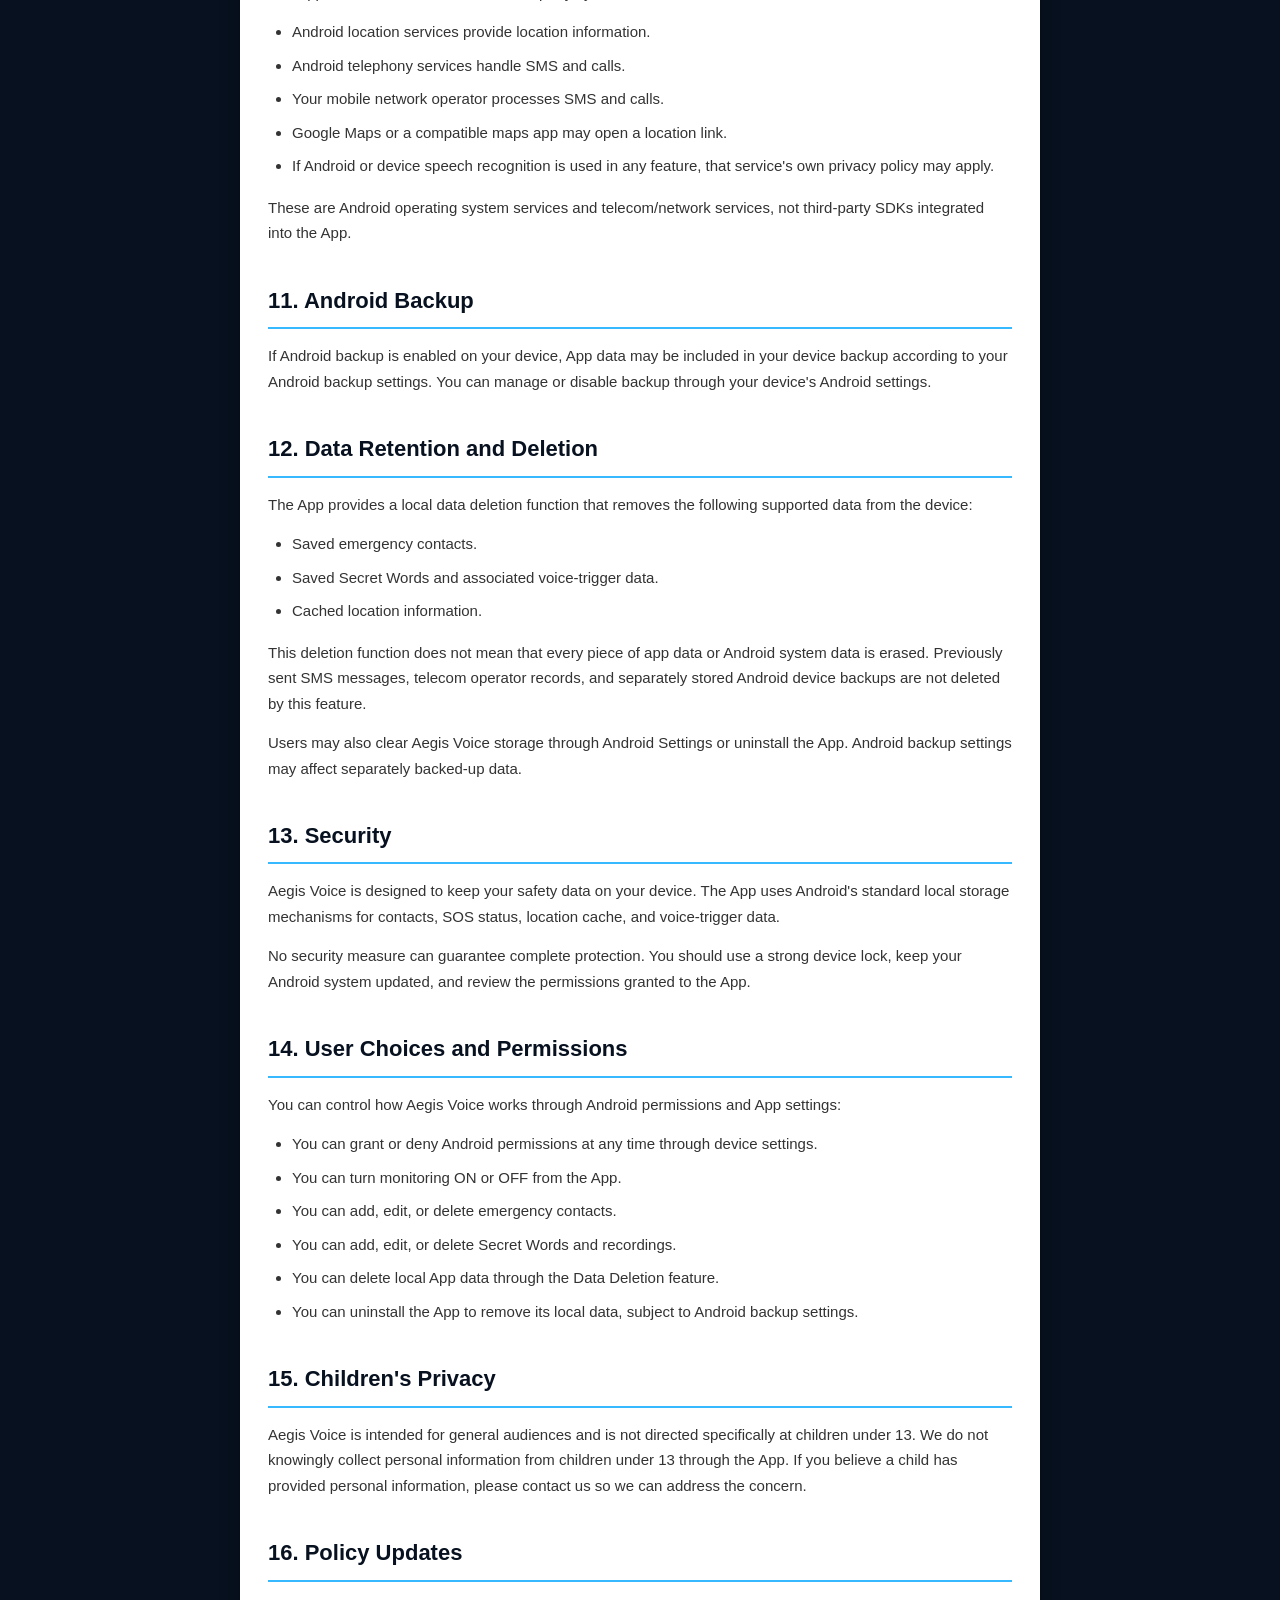
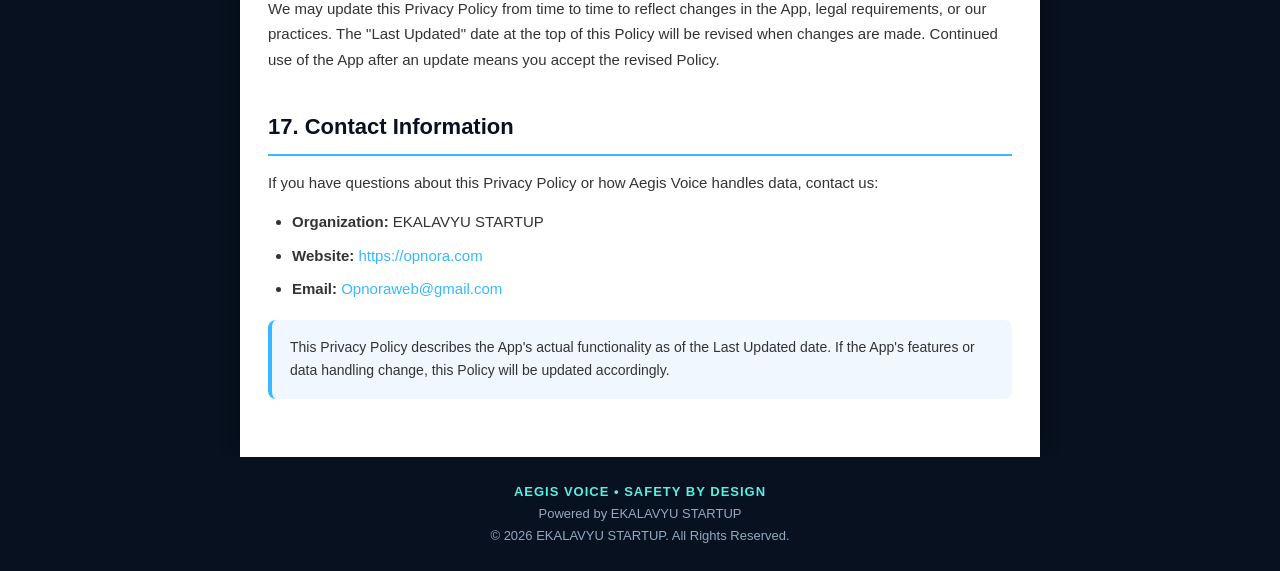
<file: aegis-voice/privacy-policy.html>
<!DOCTYPE html>
<html lang="en">
<head>
    <meta charset="UTF-8">
    <meta name="viewport" content="width=device-width, initial-scale=1.0">
    <meta name="description" content="Privacy Policy for Aegis Voice, a voice-activated emergency safety application by EKALAVYU STARTUP. Learn how your data is handled, stored, and protected.">
    <title>Privacy Policy | Aegis Voice</title>
    <style>
        * {
            margin: 0;
            padding: 0;
            box-sizing: border-box;
        }

        body {
            font-family: -apple-system, BlinkMacSystemFont, "Segoe UI", Roboto, "Helvetica Neue", Arial, sans-serif;
            background-color: #07111F;
            color: #1a1a1a;
            line-height: 1.7;
        }

        .header {
            background: linear-gradient(135deg, #07111F 0%, #101F32 100%);
            color: #F3F7FF;
            padding: 48px 20px;
            text-align: center;
        }

        .header h1 {
            font-size: 32px;
            font-weight: 800;
            letter-spacing: 1.5px;
            margin-bottom: 8px;
        }

        .header p {
            color: #56F0E5;
            font-size: 14px;
            letter-spacing: 2px;
            text-transform: uppercase;
        }

        .header .org {
            color: #94A8C2;
            font-size: 13px;
            margin-top: 12px;
        }

        .container {
            max-width: 800px;
            margin: -24px auto 0;
            background: #ffffff;
            border-radius: 16px 16px 0 0;
            padding: 40px 28px;
            box-shadow: 0 -4px 20px rgba(0,0,0,0.3);
        }

        h2 {
            color: #07111F;
            font-size: 22px;
            font-weight: 700;
            margin-top: 36px;
            margin-bottom: 14px;
            padding-bottom: 8px;
            border-bottom: 2px solid #36B9FF;
        }

        h3 {
            color: #101F32;
            font-size: 17px;
            font-weight: 600;
            margin-top: 24px;
            margin-bottom: 10px;
        }

        p {
            margin-bottom: 14px;
            color: #333;
            font-size: 15px;
        }

        ul {
            margin: 12px 0 16px 24px;
        }

        li {
            margin-bottom: 8px;
            color: #333;
            font-size: 15px;
        }

        .highlight-box {
            background: #f0f7ff;
            border-left: 4px solid #36B9FF;
            padding: 16px 18px;
            border-radius: 8px;
            margin: 18px 0;
        }

        .highlight-box p {
            margin-bottom: 0;
            font-size: 14px;
        }

        .warning-box {
            background: #fff5f5;
            border-left: 4px solid #FF4F81;
            padding: 16px 18px;
            border-radius: 8px;
            margin: 18px 0;
        }

        .warning-box p {
            margin-bottom: 0;
            font-size: 14px;
        }

        table {
            width: 100%;
            border-collapse: collapse;
            margin: 16px 0;
            font-size: 14px;
        }

        th, td {
            border: 1px solid #d0d7e2;
            padding: 10px 12px;
            text-align: left;
        }

        th {
            background: #07111F;
            color: #F3F7FF;
            font-weight: 600;
        }

        td {
            color: #333;
        }

        a {
            color: #36B9FF;
            text-decoration: none;
        }

        a:hover {
            text-decoration: underline;
        }

        .footer {
            background: #07111F;
            color: #94A8C2;
            text-align: center;
            padding: 24px 20px;
            font-size: 13px;
        }

        .footer .brand {
            color: #56F0E5;
            font-weight: 600;
            letter-spacing: 1px;
        }

        @media (max-width: 600px) {
            .header h1 {
                font-size: 24px;
            }
            .container {
                padding: 28px 18px;
            }
            h2 {
                font-size: 19px;
            }
            h3 {
                font-size: 16px;
            }
        }
    </style>
</head>
<body>

    <div class="header">
        <h1>AEGIS VOICE</h1>
        <p>YOUR VOICE. YOUR SHIELD.</p>
        <div class="org">Privacy Policy &nbsp;•&nbsp; EKALAVYU STARTUP</div>
    </div>

    <div class="container">

        <p><strong>Last Updated:</strong> November 13, 2026</p>

        <h2>1. Introduction</h2>
        <p>Aegis Voice is a voice-activated emergency safety application developed and operated by EKALAVYU STARTUP. This Privacy Policy explains how the Aegis Voice mobile application ("the App", "we", "us") handles information when you use its safety, monitoring, and emergency features.</p>
        <p>By using Aegis Voice, you agree to the practices described in this Privacy Policy. If you do not agree, please do not use the App.</p>

        <h2>2. Information and Permissions Used</h2>
        <p>Aegis Voice requests Android permissions only when they are required for a specific safety or emergency feature. The App does not collect, upload, or store your personal data on a developer-operated server.</p>

        <table>
            <tr>
                <th>Permission</th>
                <th>Purpose</th>
            </tr>
            <tr>
                <td><strong>RECORD_AUDIO</strong></td>
                <td>Used for Secret Word voice monitoring and voice-trigger detection while monitoring is active.</td>
            </tr>
            <tr>
                <td><strong>ACCESS_COARSE_LOCATION</strong></td>
                <td>Used to obtain an approximate device location for emergency location features.</td>
            </tr>
            <tr>
                <td><strong>ACCESS_FINE_LOCATION</strong></td>
                <td>Used to obtain a precise device location for emergency location features and location links.</td>
            </tr>
            <tr>
                <td><strong>ACCESS_BACKGROUND_LOCATION</strong></td>
                <td>Used when emergency monitoring is active and the App needs location access while running in the background.</td>
            </tr>
            <tr>
                <td><strong>FOREGROUND_SERVICE_MICROPHONE</strong></td>
                <td>Enables the foreground voice-monitoring service to use the microphone while monitoring is active.</td>
            </tr>
            <tr>
                <td><strong>FOREGROUND_SERVICE_LOCATION</strong></td>
                <td>Enables the foreground service to access location-related emergency functionality.</td>
            </tr>
            <tr>
                <td><strong>SEND_SMS</strong></td>
                <td>Used to send emergency SOS messages to your saved emergency contacts, manually or automatically after an emergency trigger.</td>
            </tr>
            <tr>
                <td><strong>CALL_PHONE</strong></td>
                <td>Used to place an emergency call to your first saved emergency contact.</td>
            </tr>
            <tr>
                <td><strong>READ_PHONE_STATE</strong></td>
                <td>Used to check SIM and calling-account availability for emergency call and SMS features.</td>
            </tr>
            <tr>
                <td><strong>POST_NOTIFICATIONS</strong></td>
                <td>Used to show monitoring status, foreground-service activity, and important emergency updates.</td>
            </tr>
        </table>

        <h2>3. Microphone and Voice Monitoring</h2>
        <p>When you turn monitoring ON, Aegis Voice uses your device microphone to listen for a Secret Word that you have configured in the App.</p>
        <ul>
            <li>Monitoring runs through an Android foreground service.</li>
            <li>While monitoring is active, Android displays a persistent notification so you can see that the service is running.</li>
            <li>The purpose of background monitoring is Secret Word detection, not continuous audio recording.</li>
            <li>Secret Word detection is performed through the App's voice-trigger functionality.</li>
            <li>Background microphone audio is not uploaded to the developer's server.</li>
        </ul>
        <div class="highlight-box">
            <p>Monitoring must remain ON for Secret Word detection to work. If monitoring is stopped, or Android or your device restricts or stops the service, Secret Word detection will not work during that time.</p>
        </div>

        <h2>4. Custom Voice Phrases / Samples</h2>
        <p>You may create and save custom Secret Words in the App. Depending on the feature you use, the App may store voice-trigger settings and associated voice samples locally on your device.</p>
        <ul>
            <li>Saved Secret Words and associated recordings are stored in the App's private local storage.</li>
            <li>These recordings are not uploaded to a developer-operated server.</li>
            <li>You can edit or delete saved Secret Words and recordings from the Secret Word Manager.</li>
        </ul>

        <h2>5. Automatic Emergency Response</h2>
        <p>When a configured Secret Word is detected while monitoring is active, Aegis Voice may start an automatic emergency response without requiring you to touch the phone.</p>

        <h3>Automatic SMS</h3>
        <ul>
            <li>The App attempts to send an emergency SMS to your saved emergency contacts automatically.</li>
            <li>You do not need to press a Send button for this automatic SMS.</li>
            <li>The SMS may include an emergency alert, the detected wake phrase, a help message, and an available Google Maps location link.</li>
            <li>If a fresh location is not available, the App may use the last-known or locally cached location.</li>
            <li>If no location is available, the App may still attempt to send the SMS without a map link.</li>
            <li>SMS is submitted through Android's SMS/telephony service and your mobile network operator.</li>
            <li>SMS delivery is not guaranteed and may depend on SIM availability, network coverage, and operator restrictions.</li>
        </ul>

        <h3>Automatic Call</h3>
        <ul>
            <li>After the SMS submission step, the App may attempt to place an automatic call to your first valid saved emergency contact.</li>
            <li>The current implementation checks SIM slot 1 for calling availability.</li>
            <li>Call success depends on call permission, an active SIM, network coverage, and Android/device restrictions.</li>
        </ul>

        <div class="warning-box">
            <p>Emergency SMS and calls use your SIM and mobile network. Network coverage, SIM availability, operator restrictions, and device settings can affect delivery or connection. SMS or call charges may apply.</p>
        </div>

        <h2>6. Manual SOS and Calling</h2>
        <p>Aegis Voice also provides manual emergency options for situations where you can operate the phone but may not be able to speak or type.</p>

        <h3>Manual SOS</h3>
        <ul>
            <li>The manual SOS feature attempts to send an emergency SMS to your saved emergency contacts.</li>
            <li>Manual SOS is separate from the automatic Secret Word response.</li>
            <li>You initiate manual SOS yourself from the App.</li>
        </ul>

        <h3>Manual Emergency Call</h3>
        <ul>
            <li>The App provides an option to manually call your first saved emergency contact.</li>
            <li>You initiate this call yourself from the App.</li>
        </ul>

        <h2>7. Location and Background Location</h2>
        <p>Aegis Voice may access your device location for safety and emergency features.</p>
        <ul>
            <li>Approximate location may be used through coarse location access.</li>
            <li>Precise location may be used through fine location access.</li>
            <li>Background location may be used when emergency monitoring is active and the App needs location access while running in the background.</li>
            <li>Location may be included as a Google Maps link in an emergency SMS sent to your saved emergency contacts.</li>
            <li>If a fresh location is unavailable, a locally cached last-known location may be used.</li>
        </ul>
        <p>Location availability depends on Android location services, GPS settings, permissions, and device conditions.</p>

        <h2>8. Local Data Storage</h2>
        <p>Aegis Voice stores the following data locally on your device:</p>
        <ul>
            <li>Emergency contacts, saved in the App's local SharedPreferences.</li>
            <li>SOS runtime status, stored in local SharedPreferences.</li>
            <li>Location fallback data, stored through a local LocationCache.</li>
            <li>Voice-trigger settings and resources, stored in the App's local storage.</li>
        </ul>
        <p>This data remains on your device and is not uploaded to a developer-operated server.</p>

        <h2>9. Developer Data Collection</h2>
        <p>EKALAVYU STARTUP does not operate a backend server or cloud database for Aegis Voice user data.</p>
        <ul>
            <li>The App does not use Firebase.</li>
            <li>The App does not include Firebase SDK.</li>
            <li>The App does not use advertising SDKs.</li>
            <li>The App does not use analytics SDKs.</li>
            <li>The developer does not have a live-location dashboard for users.</li>
            <li>The developer does not have a cloud database of emergency contacts.</li>
            <li>Emergency SMS content and background microphone recordings are not uploaded to the developer's server.</li>
        </ul>

        <div class="highlight-box">
            <p>This Policy does not claim that no data ever leaves your device. Emergency SMS and calls travel through your mobile network, and a location link may be shared with your emergency contacts.</p>
        </div>

        <h2>10. Sharing with Emergency Contacts and System Services</h2>
        <p>When an emergency SMS is sent, the following information may be shared with your saved emergency contacts:</p>
        <ul>
            <li>An emergency alert message.</li>
            <li>The detected wake phrase, when applicable.</li>
            <li>A help message.</li>
            <li>An available Google Maps location link, when location is available.</li>
        </ul>
        <p>The App also relies on Android and third-party system services to function:</p>
        <ul>
            <li>Android location services provide location information.</li>
            <li>Android telephony services handle SMS and calls.</li>
            <li>Your mobile network operator processes SMS and calls.</li>
            <li>Google Maps or a compatible maps app may open a location link.</li>
            <li>If Android or device speech recognition is used in any feature, that service's own privacy policy may apply.</li>
        </ul>
        <p>These are Android operating system services and telecom/network services, not third-party SDKs integrated into the App.</p>

        <h2>11. Android Backup</h2>
        <p>If Android backup is enabled on your device, App data may be included in your device backup according to your Android backup settings. You can manage or disable backup through your device's Android settings.</p>

     <h2>12. Data Retention and Deletion</h2>
        <p>The App provides a local data deletion function that removes the following supported data from the device:</p>
        <ul>
            <li>Saved emergency contacts.</li>
            <li>Saved Secret Words and associated voice-trigger data.</li>
            <li>Cached location information.</li>
        </ul>
        <p>This deletion function does not mean that every piece of app data or Android system data is erased. Previously sent SMS messages, telecom operator records, and separately stored Android device backups are not deleted by this feature.</p>
        <p>Users may also clear Aegis Voice storage through Android Settings or uninstall the App. Android backup settings may affect separately backed-up data.</p>
        </ul>

        <h2>13. Security</h2>
        <p>Aegis Voice is designed to keep your safety data on your device. The App uses Android's standard local storage mechanisms for contacts, SOS status, location cache, and voice-trigger data.</p>
        <p>No security measure can guarantee complete protection. You should use a strong device lock, keep your Android system updated, and review the permissions granted to the App.</p>

        <h2>14. User Choices and Permissions</h2>
        <p>You can control how Aegis Voice works through Android permissions and App settings:</p>
        <ul>
            <li>You can grant or deny Android permissions at any time through device settings.</li>
            <li>You can turn monitoring ON or OFF from the App.</li>
            <li>You can add, edit, or delete emergency contacts.</li>
            <li>You can add, edit, or delete Secret Words and recordings.</li>
            <li>You can delete local App data through the Data Deletion feature.</li>
            <li>You can uninstall the App to remove its local data, subject to Android backup settings.</li>
        </ul>

        <h2>15. Children's Privacy</h2>
        <p>Aegis Voice is intended for general audiences and is not directed specifically at children under 13. We do not knowingly collect personal information from children under 13 through the App. If you believe a child has provided personal information, please contact us so we can address the concern.</p>

        <h2>16. Policy Updates</h2>
        <p>We may update this Privacy Policy from time to time to reflect changes in the App, legal requirements, or our practices. The "Last Updated" date at the top of this Policy will be revised when changes are made. Continued use of the App after an update means you accept the revised Policy.</p>

        <h2>17. Contact Information</h2>
        <p>If you have questions about this Privacy Policy or how Aegis Voice handles data, contact us:</p>
        <ul>
            <li><strong>Organization:</strong> EKALAVYU STARTUP</li>
            <li><strong>Website:</strong> <a href="https://opnora.com">https://opnora.com</a></li>
            <li><strong>Email:</strong> <a href="mailto:Opnoraweb@gmail.com">Opnoraweb@gmail.com</a></li>
        </ul>

        <div class="highlight-box">
            <p>This Privacy Policy describes the App's actual functionality as of the Last Updated date. If the App's features or data handling change, this Policy will be updated accordingly.</p>
        </div>

    </div>

    <div class="footer">
        <div class="brand">AEGIS VOICE • SAFETY BY DESIGN</div>
        <div>Powered by EKALAVYU STARTUP</div>
        <div>&copy; 2026 EKALAVYU STARTUP. All Rights Reserved.</div>
    </div>

</body>
</html>
</file>
<file: admin/style.css>
*{
margin:0;
padding:0;
box-sizing:border-box;
font-family:'Poppins',sans-serif;
}

body{
background:linear-gradient(135deg,#0f172a,#111827,#1e293b);
min-height:100vh;
display:flex;
justify-content:center;
align-items:center;
overflow:hidden;
}

.login-container{
width:100%;
display:flex;
justify-content:center;
align-items:center;
padding:20px;
}

.login-card{
width:420px;
background:rgba(255,255,255,.08);
backdrop-filter:blur(20px);
border:1px solid rgba(255,255,255,.15);
border-radius:22px;
padding:40px 30px;
text-align:center;
box-shadow:0 15px 40px rgba(0,0,0,.35);
animation:fadeUp .7s ease;
}

.logo i{
font-size:60px;
color:#fff;
margin-bottom:15px;
}

.logo h2{
color:#fff;
font-size:30px;
margin-bottom:8px;
}

.logo p{
color:#cbd5e1;
margin-bottom:35px;
}

#githubLogin{
width:100%;
padding:16px;
border:none;
border-radius:12px;
font-size:18px;
font-weight:600;
cursor:pointer;
background:#ffffff;
color:#111827;
transition:.3s;
}

#githubLogin i{
margin-right:10px;
font-size:20px;
}

#githubLogin:hover{
transform:translateY(-3px);
box-shadow:0 10px 25px rgba(255,255,255,.25);
}

.note{
margin-top:25px;
font-size:14px;
color:#94a3b8;
}

@keyframes fadeUp{
from{
opacity:0;
transform:translateY(40px);
}
to{
opacity:1;
transform:translateY(0);
}
}
/* Floating Background */

body::before,
body::after{
content:"";
position:absolute;
border-radius:50%;
filter:blur(90px);
z-index:-1;
animation:float 10s infinite alternate ease-in-out;
}

body::before{
width:320px;
height:320px;
background:#3b82f6;
top:-100px;
left:-100px;
}

body::after{
width:260px;
height:260px;
background:#8b5cf6;
bottom:-80px;
right:-80px;
animation-delay:2s;
}

@keyframes float{

0%{
transform:translate(0,0) scale(1);
}

100%{
transform:translate(40px,30px) scale(1.15);
}

}

.login-card:hover{
transform:translateY(-6px);
transition:.35s;
box-shadow:0 20px 50px rgba(0,0,0,.45);
}

/* Dashboard */

.dashboard{
display:flex;
min-height:100vh;
}

.sidebar{
width:260px;
background:rgba(255,255,255,.08);
backdrop-filter:blur(20px);
padding:30px 20px;
border-right:1px solid rgba(255,255,255,.1);
}

.sidebar .logo{
text-align:center;
margin-bottom:40px;
}

.sidebar .logo i{
font-size:45px;
color:#fff;
margin-bottom:10px;
}

.sidebar .logo h2{
color:#fff;
}

.sidebar .logo p{
color:#b8c0cc;
font-size:14px;
}

.sidebar ul{
list-style:none;
}

.sidebar ul li{
color:#fff;
padding:15px;
margin-bottom:12px;
border-radius:12px;
cursor:pointer;
transition:.3s;
}

.sidebar ul li:hover,
.sidebar ul li.active{
background:#2563eb;
}

.main-content{
flex:1;
padding:35px;
}

.topbar h1{
color:#fff;
margin-bottom:10px;
}

.topbar p{
color:#cbd5e1;
margin-bottom:35px;
}

.cards{
display:grid;
grid-template-columns:repeat(auto-fit,minmax(220px,1fr));
gap:20px;
}

.card{
background:rgba(255,255,255,.08);
border:1px solid rgba(255,255,255,.12);
backdrop-filter:blur(20px);
border-radius:20px;
padding:30px;
text-align:center;
transition:.3s;
}

.card:hover{
transform:translateY(-6px);
}

.card i{
font-size:35px;
color:#3b82f6;
margin-bottom:15px;
}

.card h2{
color:#fff;
font-size:32px;
margin-bottom:10px;
}

.card p{
color:#cbd5e1;

  /* Add Project Form */

#projectForm{
max-width:700px;
margin-top:30px;
}

.form-group{
display:flex;
flex-direction:column;
margin-bottom:20px;
}

.form-group label{
color:#fff;
margin-bottom:8px;
font-weight:500;
}

.form-group input,
.form-group textarea,
.form-group select{

width:100%;
padding:14px;

background:rgba(255,255,255,.08);

border:1px solid rgba(255,255,255,.15);

border-radius:12px;

color:#fff;

font-size:15px;

outline:none;

}

.form-group textarea{

resize:vertical;

min-height:140px;

}

.form-group input::placeholder,
.form-group textarea::placeholder{

color:#bfc8d8;

}

.save-btn{

background:#2563eb;

color:#fff;

border:none;

padding:15px 28px;

border-radius:12px;

font-size:16px;

font-weight:600;

cursor:pointer;

transition:.3s;

}

.save-btn:hover{

background:#1d4ed8;

transform:translateY(-2px);

}

input[type=file]{

padding:10px;

}
  
}
</file>
